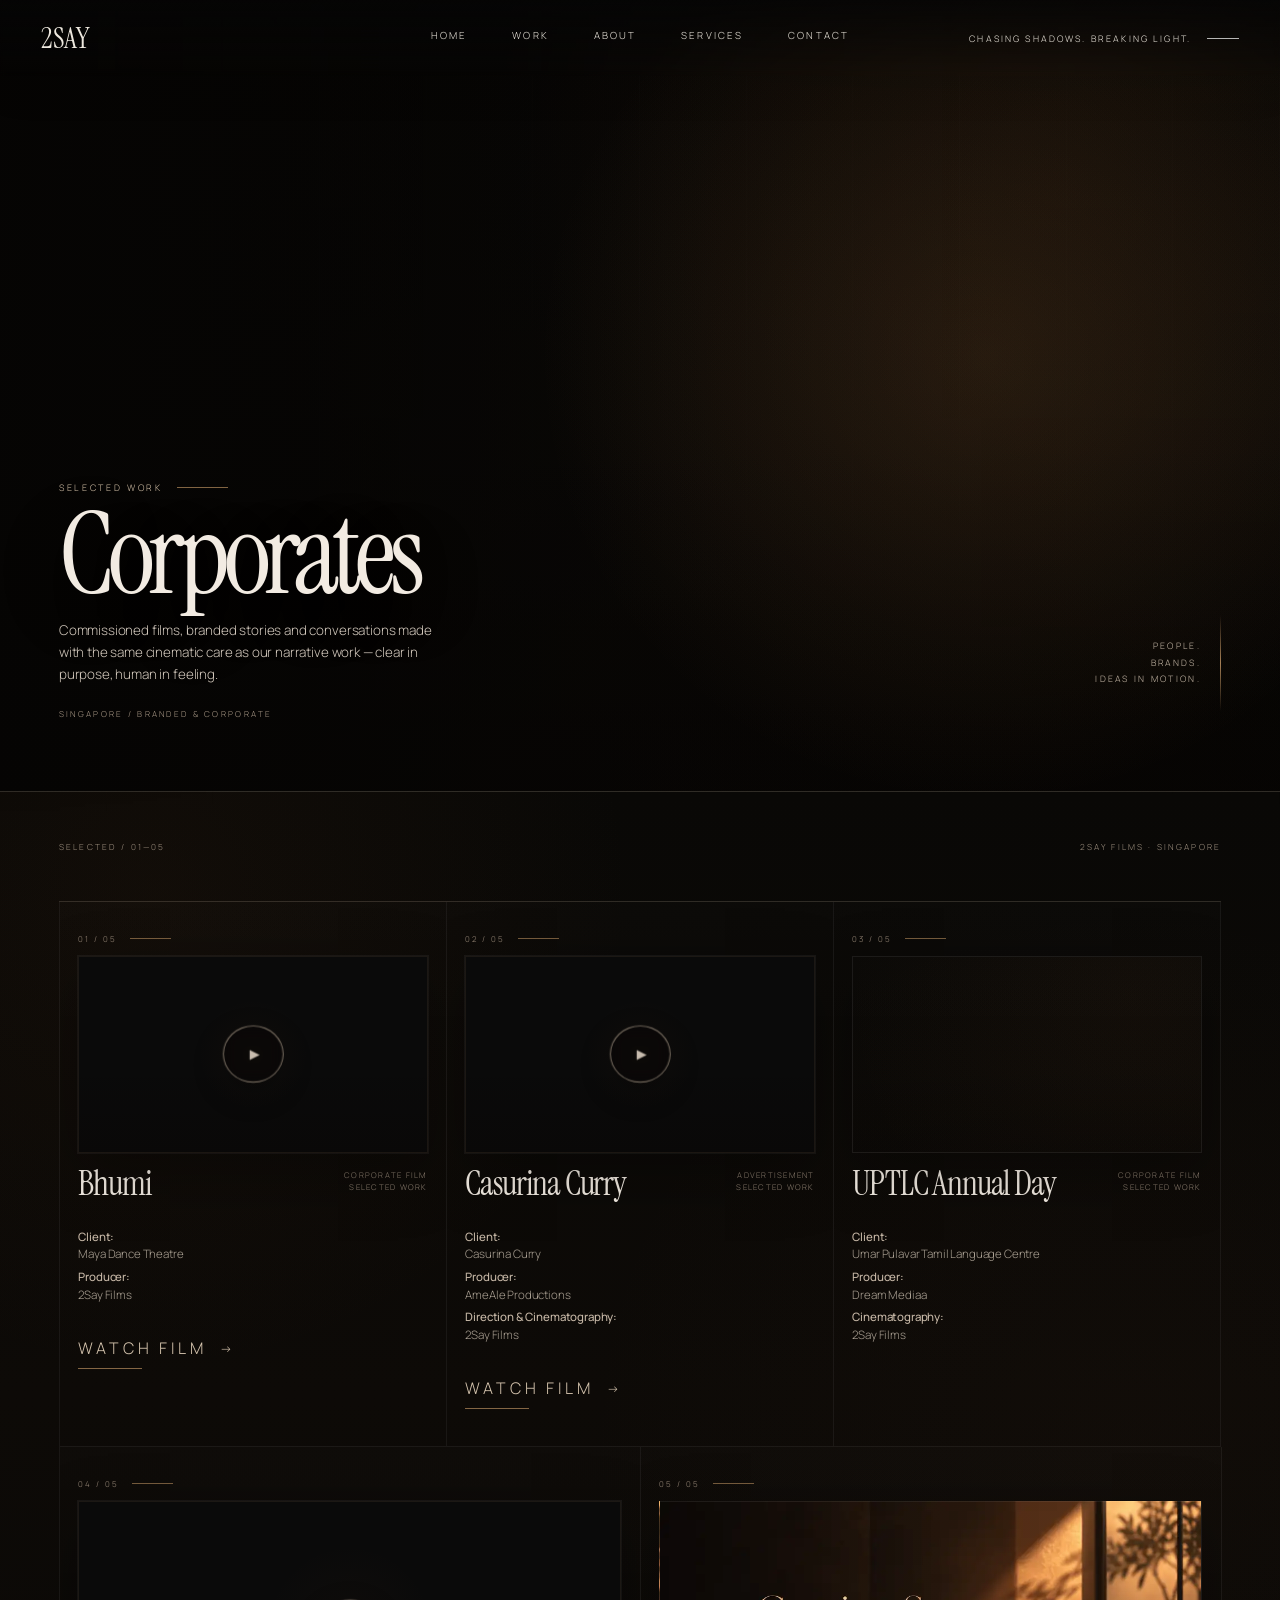
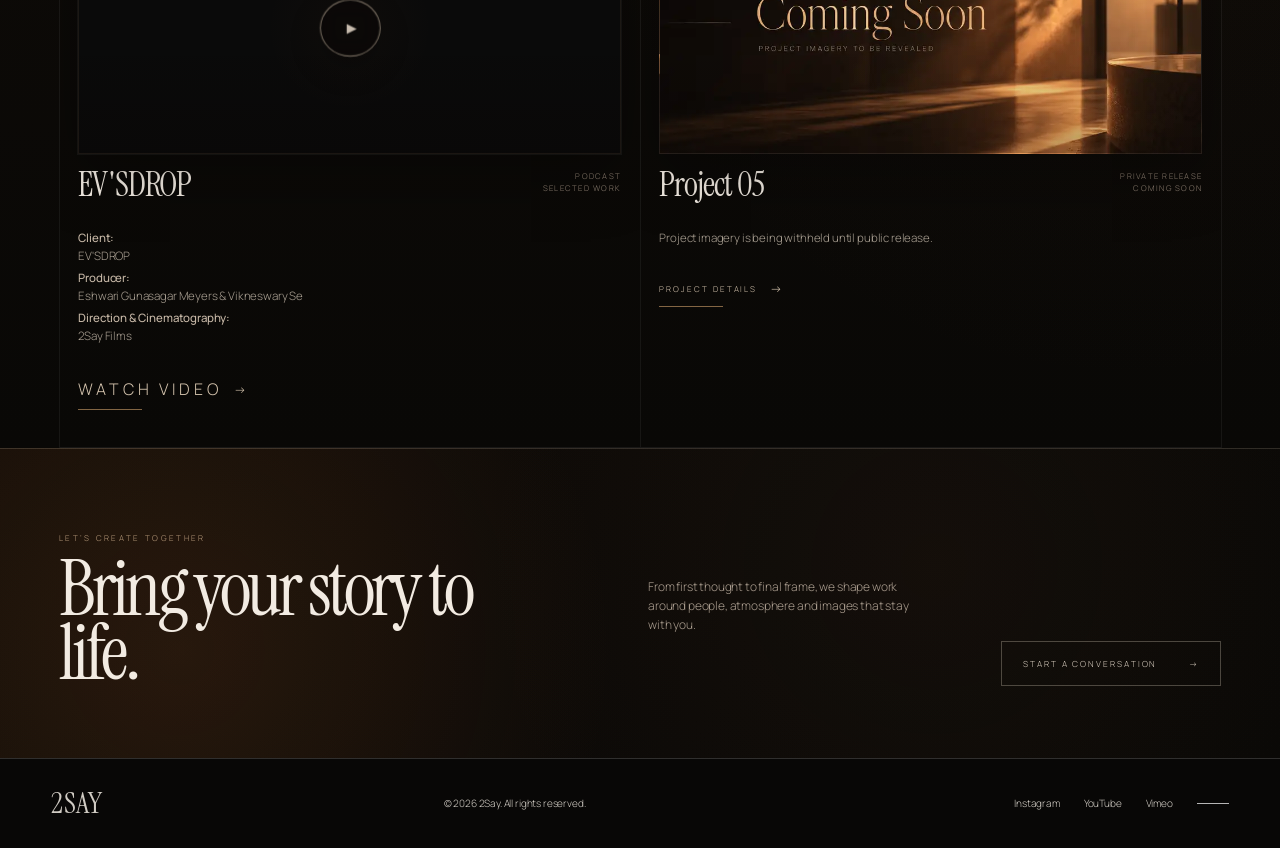
<file: corporates.html>
<!DOCTYPE html>
<html lang="en">
<head>
  <meta charset="UTF-8" />
  <meta name="viewport" content="width=device-width, initial-scale=1.0" />
  <title>Corporates — 2Say Films</title>
  <meta name="description" content="Corporates by 2Say Films, Singapore." />
  <link rel="preconnect" href="https://fonts.googleapis.com">
  <link rel="preconnect" href="https://fonts.gstatic.com" crossorigin>
  <link rel="preconnect" href="https://media.2sayfilms.com" crossorigin>
  <link href="https://fonts.googleapis.com/css2?family=Instrument+Serif:ital@0;1&family=Manrope:wght@300;400;500;600&display=swap" rel="stylesheet">
  <link rel="stylesheet" href="styles.css?v=20261006-polish-pass1" />
  <link rel="stylesheet" href="portfolio.css?v=20261006-image-lean1" />
  <link rel="stylesheet" href="work-pages.css?v=20261020-evsdrop-podcast-png" />
  <link rel="stylesheet" href="print.css?v=20261006-print1" media="print" />
</head>
<body class="portfolio-page work-detail-page corporate-page">
  <header class="site-header">
    <a class="brand" href="index.html#top" aria-label="2Say home">2SAY</a>
    <nav class="main-nav" aria-label="Primary">
      <a href="index.html#top">Home</a>
      <a href="index.html#work">Work</a>
      <a href="index.html#about">About</a>
      <a href="index.html#services">Services</a>
      <a href="index.html#contact" class="contact-modal-trigger">Contact</a>
    </nav>
    <div class="header-tagline">Chasing Shadows. Breaking Light. <span class="line"></span></div>
      <button class="mobile-menu-toggle" type="button" aria-expanded="false" aria-controls="mobile-menu" aria-label="Open menu"><span class="mobile-menu-toggle-label">Menu</span><span class="mobile-menu-toggle-mark" aria-hidden="true">+</span></button>
  </header>
  <div class="mobile-menu" id="mobile-menu" aria-hidden="true">
    <nav class="mobile-menu-nav" aria-label="Mobile primary">
      <a href="index.html#top"><span>01</span><strong>Home</strong></a>
      <a href="index.html#work"><span>02</span><strong>Work</strong></a>
      <a href="our-story.html"><span>03</span><strong>About</strong></a>
      <a href="index.html#services"><span>04</span><strong>Services</strong></a>
      <a href="index.html#contact" class="contact-modal-trigger"><span>05</span><strong>Contact</strong></a>
    </nav>
    <div class="mobile-menu-meta">
      <a href="mailto:hello@2sayfilms.com">hello@2sayfilms.com</a>
      <span>Singapore</span>
    </div>
  </div>

  <main class="portfolio-main">
    <section class="work-hero">
      <div class="work-hero-grid">
        <div class="work-hero-copy">
          <p class="work-eyebrow">Selected Work</p>
          <h1>Corporates</h1>
          <p class="work-intro">Commissioned films, branded stories and conversations made with the same cinematic care as our narrative work — clear in purpose, human in feeling.</p>
          <span class="work-locale">Singapore / Branded & Corporate</span>
        </div>
        <div class="work-hero-mantra" aria-hidden="true">
          <p>People.<br>Brands.<br>Ideas in motion.</p>
          <span></span>
        </div>
      </div>
    </section>

    <section class="work-collection" aria-label="Corporates projects">
      <div class="collection-head">
        <span>Selected / 01—05</span>
        <span>2Say Films · Singapore</span>
      </div>
      <div class="collection-grid">

          <article class="work-card">
            <div class="work-card-top">01 / 05</div>
            <button
              class="work-card-image corporate-bhumi-thumbnail playable-thumbnail video-modal-trigger"
              type="button"
              data-video-src="https://www.youtube.com/embed/6JvcTixFK6Q?autoplay=1&rel=0&playsinline=1"
              aria-label="Play Bhumi">
            </button>
            <div class="work-card-body">
              <h2>Bhumi</h2>
              <div class="work-card-meta">Corporate Film<br>Selected Work</div>
              <p class="project-credits">
                <span><strong>Client:</strong><br><span class="keep-together">Maya Dance Theatre</span></span>
                <span><strong>Producer:</strong><br><span class="keep-together">2Say Films</span></span>
              </p>
              <div>
                <button
                  class="work-card-link work-card-link-button video-modal-trigger"
                  type="button"
                  data-video-src="https://www.youtube.com/embed/6JvcTixFK6Q?autoplay=1&rel=0&playsinline=1">
                  Watch Film
                </button>
                <span class="work-card-link-line"></span>
              </div>
            </div>
          </article>

          <article class="work-card">
            <div class="work-card-top">02 / 05</div>
            <button
              class="work-card-image corporate-casurina-thumbnail playable-thumbnail video-modal-trigger"
              type="button"
              data-video-src="https://www.youtube.com/embed/y0pqJ6KCXLI?autoplay=1&rel=0&playsinline=1"
              aria-label="Play Casurina Curry">
            </button>
            <div class="work-card-body">
              <h2>Casurina Curry</h2>
              <div class="work-card-meta">Advertisement<br>Selected Work</div>
              <p class="project-credits">
                <span><strong>Client:</strong><br><span class="keep-together">Casurina Curry</span></span>
                <span><strong>Producer:</strong><br><span class="keep-together">AmeAle Productions</span></span>
                <span><strong>Direction &amp; Cinematography:</strong><br><span class="keep-together">2Say Films</span></span>
              </p>
              <div>
                <button
                  class="work-card-link work-card-link-button video-modal-trigger"
                  type="button"
                  data-video-src="https://www.youtube.com/embed/y0pqJ6KCXLI?autoplay=1&rel=0&playsinline=1">
                  Watch Film
                </button>
                <span class="work-card-link-line"></span>
              </div>
            </div>
          </article>

          <article class="work-card">
            <div class="work-card-top">03 / 05</div>
            <div class="work-card-image corp-03-img" aria-hidden="true"></div>
            <div class="work-card-body">
              <h2>UPTLC Annual Day</h2>
              <div class="work-card-meta">Corporate Film<br>Selected Work</div>
              <p class="project-credits">
                <span><strong>Client:</strong><br><span class="keep-together">Umar Pulavar Tamil Language Centre</span></span>
                <span><strong>Producer:</strong><br><span class="keep-together">Dream Mediaa</span></span>
                <span><strong>Cinematography:</strong><br><span class="keep-together">2Say Films</span></span>
              </p>
            </div>
          </article>

          <article class="work-card">
            <div class="work-card-top">04 / 05</div>
            <button
              class="work-card-image corporate-evsdrop-thumbnail playable-thumbnail video-modal-trigger"
              type="button"
              data-video-src="https://www.youtube.com/embed/eMZY4twXfEg?autoplay=1&rel=0&playsinline=1"
              aria-label="Play EV'SDROP">
            </button>
            <div class="work-card-body">
              <h2>EV'SDROP</h2>
              <div class="work-card-meta">Podcast<br>Selected Work</div>
              <p class="project-credits">
                <span><strong>Client:</strong><br><span class="keep-together">EV'SDROP</span></span>
                <span><strong>Producer:</strong><br><span class="keep-together">Eshwari Gunasagar Meyers &amp; Vikneswary Se</span></span>
                <span><strong>Direction &amp; Cinematography:</strong><br><span class="keep-together">2Say Films</span></span>
              </p>
              <div>
                <button
                  class="work-card-link work-card-link-button video-modal-trigger"
                  type="button"
                  data-video-src="https://www.youtube.com/embed/eMZY4twXfEg?autoplay=1&rel=0&playsinline=1">
                  Watch Video
                </button>
                <span class="work-card-link-line"></span>
              </div>
            </div>
          </article>

          <article class="work-card">
            <div class="work-card-top">05 / 05</div>
            <div class="work-card-image corp-05-img" aria-hidden="true"></div>
            <div class="work-card-body">
              <h2>Project 05</h2>
              <div class="work-card-meta">Private Release<br>Coming Soon</div>
              <p>Project imagery is being withheld until public release.</p>
              <div>
                <span class="work-card-link">Project details</span>
                <span class="work-card-link-line"></span>
              </div>
            </div>
          </article>
      </div>
    </section>

    <section class="work-cta">
      <div class="work-cta-main">
        <small>Let’s create together</small>
        <h2>Bring your story to life.</h2>
      </div>
      <p class="work-cta-copy">From first thought to final frame, we shape work around people, atmosphere and images that stay with you.</p>
      <a class="work-cta-action contact-modal-trigger" href="index.html#contact">Start a conversation <span>→</span></a>
    </section>
  </main>

  <div class="project-video-modal" id="project-video-modal" aria-hidden="true" role="dialog" aria-modal="true" aria-label="Video player">
    <button class="project-video-close" id="project-video-close" type="button" aria-label="Close video">×</button>
    <div class="project-video-frame">
      <iframe
        id="project-video-player"
        src=""
        title="2Say Films video"
        allow="autoplay; encrypted-media; picture-in-picture; fullscreen"
        allowfullscreen>
      </iframe>
    </div>
  </div>
  <div class="contact-modal" id="contact-modal" aria-hidden="true" role="dialog" aria-modal="true" aria-labelledby="contact-modal-title">
    <div class="contact-modal-panel">
      <button class="contact-modal-close" id="contact-modal-close" type="button" aria-label="Close contact form">×</button>
      <div class="contact-modal-aside">
        <span class="contact-modal-index">2SAY / CONTACT</span>
</div>
      <div class="contact-modal-main">
        <p class="contact-modal-kicker">Start a conversation</p>
        <h2 id="contact-modal-title">Tell us what<br>you’re making.</h2>
        <form class="contact-modal-form" id="contact-modal-form" action="https://formsubmit.co/hello@2sayfilms.com" method="POST">
          <input class="contact-honey" type="text" name="_honey" tabindex="-1" autocomplete="off" aria-hidden="true" />
          <input type="hidden" name="_subject" value="New 2Say Films website enquiry" />
          <input type="hidden" name="_template" value="table" />
          <label>
            <span>Name</span>
            <input type="text" name="name" autocomplete="name" required />
          </label>
          <label>
            <span>Email</span>
            <input type="email" name="email" autocomplete="email" required />
          </label>
          <label class="contact-modal-message">
            <span>Message</span>
            <textarea name="message" rows="4" required></textarea>
          </label>
          <div class="contact-modal-actions">
            <button class="contact-modal-submit" type="submit">Send enquiry <span>→</span></button>
            <a href="mailto:hello@2sayfilms.com">hello@2sayfilms.com</a>
          </div>
          <p class="contact-form-status" id="contact-form-status" aria-live="polite"></p>
        </form>
      </div>
    </div>
  </div>


  <footer class="site-footer">
    <div class="brand footer-brand">2SAY</div>
    <div>© 2026 2Say. All rights reserved.</div>
    <div class="footer-links">
      <a href="https://www.instagram.com/2sayfilms/" target="_blank" rel="noopener noreferrer">Instagram</a>
      <a href="https://www.youtube.com/@2sayfilms" target="_blank" rel="noopener noreferrer">YouTube</a>
      <a href="https://vimeo.com/2sayfilms" target="_blank" rel="noopener noreferrer">Vimeo</a>
      <span class="line"></span>
    </div>
  </footer>

  <script src="script.js?v=20261006-polish-pass1"></script>
</body>
</html>
</file>
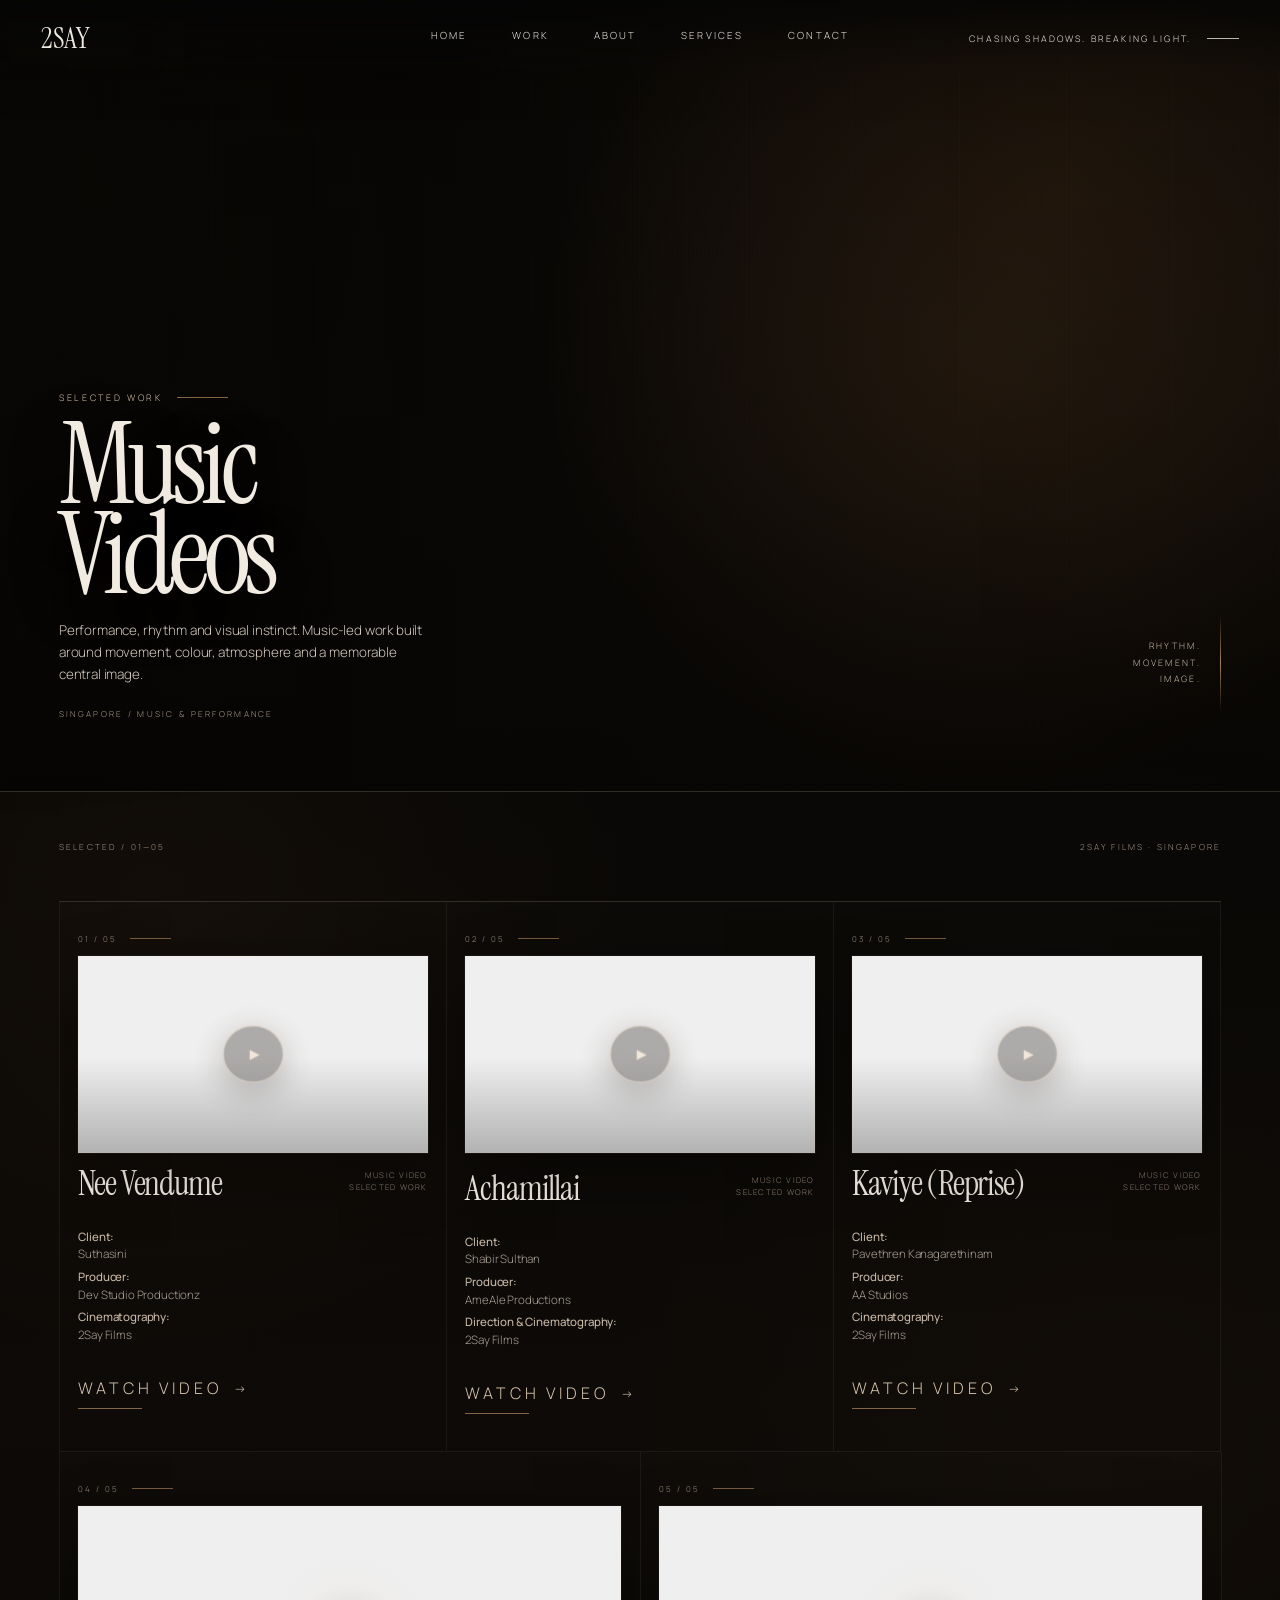
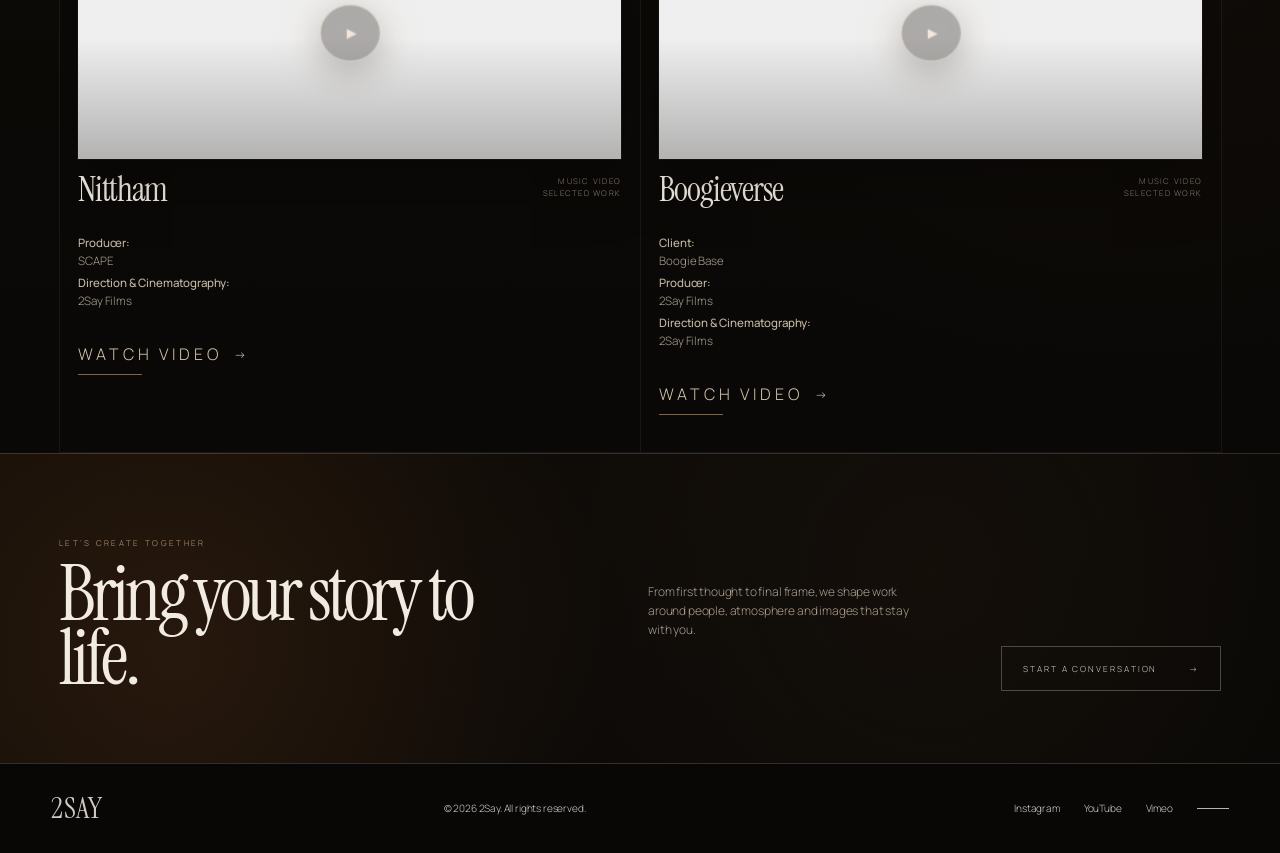
<file: music-videos.html>
<!DOCTYPE html>
<html lang="en">
<head>
  <meta charset="UTF-8" />
  <meta name="viewport" content="width=device-width, initial-scale=1.0" />
  <title>Music Videos — 2Say Films</title>
  <meta name="description" content="Music Videos by 2Say Films, Singapore." />
  <link rel="preconnect" href="https://fonts.googleapis.com">
  <link rel="preconnect" href="https://fonts.gstatic.com" crossorigin>
  <link rel="preconnect" href="https://media.2sayfilms.com" crossorigin>
  <link href="https://fonts.googleapis.com/css2?family=Instrument+Serif:ital@0;1&family=Manrope:wght@300;400;500;600&display=swap" rel="stylesheet">
  <link rel="stylesheet" href="styles.css?v=20261006-polish-pass1" />
  <link rel="stylesheet" href="portfolio.css?v=20261006-image-lean1" />
  <link rel="stylesheet" href="work-pages.css?v=20261006-image-lean1" />
  <link rel="stylesheet" href="print.css?v=20261006-print1" media="print" />
</head>
<body class="portfolio-page work-detail-page music-page">
  <header class="site-header">
    <a class="brand" href="index.html#top" aria-label="2Say home">2SAY</a>
    <nav class="main-nav" aria-label="Primary">
      <a href="index.html#top">Home</a>
      <a href="index.html#work">Work</a>
      <a href="index.html#about">About</a>
      <a href="index.html#services">Services</a>
      <a href="index.html#contact" class="contact-modal-trigger">Contact</a>
    </nav>
    <div class="header-tagline">Chasing Shadows. Breaking Light. <span class="line"></span></div>
      <button class="mobile-menu-toggle" type="button" aria-expanded="false" aria-controls="mobile-menu" aria-label="Open menu"><span class="mobile-menu-toggle-label">Menu</span><span class="mobile-menu-toggle-mark" aria-hidden="true">+</span></button>
  </header>
  <div class="mobile-menu" id="mobile-menu" aria-hidden="true">
    <nav class="mobile-menu-nav" aria-label="Mobile primary">
      <a href="index.html#top"><span>01</span><strong>Home</strong></a>
      <a href="index.html#work"><span>02</span><strong>Work</strong></a>
      <a href="our-story.html"><span>03</span><strong>About</strong></a>
      <a href="index.html#services"><span>04</span><strong>Services</strong></a>
      <a href="index.html#contact" class="contact-modal-trigger"><span>05</span><strong>Contact</strong></a>
    </nav>
    <div class="mobile-menu-meta">
      <a href="mailto:hello@2sayfilms.com">hello@2sayfilms.com</a>
      <span>Singapore</span>
    </div>
  </div>

  <main class="portfolio-main">
    <section class="work-hero">
      <div class="work-hero-grid">
        <div class="work-hero-copy">
          <p class="work-eyebrow">Selected Work</p>
          <h1>Music Videos</h1>
          <p class="work-intro">Performance, rhythm and visual instinct. Music-led work built around movement, colour, atmosphere and a memorable central image.</p>
          <span class="work-locale">Singapore / Music & Performance</span>
        </div>
        <div class="work-hero-mantra" aria-hidden="true">
          <p>Rhythm.<br>Movement.<br>Image.</p>
          <span></span>
        </div>
      </div>
    </section>

    <section class="work-collection" aria-label="Music Videos projects">
      <div class="collection-head">
        <span>Selected / 01—05</span>
        <span>2Say Films · Singapore</span>
      </div>
      <div class="collection-grid">

          <article class="work-card">
            <div class="work-card-top">01 / 05</div>
            <button
              class="work-card-image music-nee-vendume playable-thumbnail video-modal-trigger"
              type="button"
              data-video-src="https://www.youtube.com/embed/nWTO-C2QkF0?autoplay=1&rel=0&playsinline=1"
              aria-label="Play Nee Vendume">
            </button>
            <div class="work-card-body">
              <h2>Nee Vendume</h2>
              <div class="work-card-meta">Music Video<br>Selected Work</div>
              <p class="project-credits">
                <span><strong>Client:</strong><br>Suthasini</span>
                <span><strong>Producer:</strong> <span class="keep-together">Dev Studio Productionz</span></span>
                <span><strong>Cinematography:</strong> <span class="keep-together">2Say Films</span></span>
              </p>
              <div>
                <button
                  class="work-card-link work-card-link-button video-modal-trigger"
                  type="button"
                  data-video-src="https://www.youtube.com/embed/nWTO-C2QkF0?autoplay=1&rel=0&playsinline=1">
                  Watch Video
                </button>
                <span class="work-card-link-line"></span>
              </div>
            </div>
          </article>

          <article class="work-card">
            <div class="work-card-top">02 / 05</div>
            <button
              class="work-card-image music-02-img playable-thumbnail video-modal-trigger"
              type="button"
              data-video-src="https://www.youtube.com/embed/S5ahBMnY7RQ?autoplay=1&rel=0&playsinline=1"
              aria-label="Play Achamillai">
            </button>
            <div class="work-card-body">
              <h2>Achamillai</h2>
              <div class="work-card-meta">Music Video<br>Selected Work</div>
              <p class="project-credits">
                <span><strong>Client:</strong> <span class="keep-together">Shabir Sulthan</span></span>
                <span><strong>Producer:</strong> <span class="keep-together">AmeAle Productions</span></span>
                <span><strong>Direction &amp; Cinematography:</strong> <span class="keep-together">2Say Films</span></span>
              </p>
              <div>
                <button
                  class="work-card-link work-card-link-button video-modal-trigger"
                  type="button"
                  data-video-src="https://www.youtube.com/embed/S5ahBMnY7RQ?autoplay=1&rel=0&playsinline=1">
                  Watch Video
                </button>
                <span class="work-card-link-line"></span>
              </div>
            </div>
          </article>

          <article class="work-card">
            <div class="work-card-top">03 / 05</div>
            <button
              class="work-card-image music-kaviye-thumbnail playable-thumbnail video-modal-trigger"
              type="button"
              data-video-src="https://www.youtube.com/embed/ALBSP-MJv48?autoplay=1&rel=0&playsinline=1"
              aria-label="Play Kaviye (Reprise)">
            </button>
            <div class="work-card-body">
              <h2>Kaviye (Reprise)</h2>
              <div class="work-card-meta">Music Video<br>Selected Work</div>
              <p class="project-credits">
                <span><strong>Client:</strong><br><span class="keep-together">Pavethren Kanagarethinam</span></span>
                <span><strong>Producer:</strong><br><span class="keep-together">AA Studios</span></span>
                <span><strong>Cinematography:</strong><br><span class="keep-together">2Say Films</span></span>
              </p>
              <div>
                <button
                  class="work-card-link work-card-link-button video-modal-trigger"
                  type="button"
                  data-video-src="https://www.youtube.com/embed/ALBSP-MJv48?autoplay=1&rel=0&playsinline=1">
                  Watch Video
                </button>
                <span class="work-card-link-line"></span>
              </div>
            </div>
          </article>

          <article class="work-card">
            <div class="work-card-top">04 / 05</div>
            <button
              class="work-card-image music-nittham-thumbnail playable-thumbnail video-modal-trigger"
              type="button"
              data-video-src="https://www.youtube.com/embed/rm2AJdcVjTo?autoplay=1&rel=0&playsinline=1"
              aria-label="Play Nittham">
            </button>
            <div class="work-card-body">
              <h2>Nittham</h2>
              <div class="work-card-meta">Music Video<br>Selected Work</div>
              <p class="project-credits">
                <span><strong>Producer:</strong><br><span class="keep-together">SCAPE</span></span>
                <span><strong>Direction &amp; Cinematography:</strong><br><span class="keep-together">2Say Films</span></span>
              </p>
              <div>
                <button
                  class="work-card-link work-card-link-button video-modal-trigger"
                  type="button"
                  data-video-src="https://www.youtube.com/embed/rm2AJdcVjTo?autoplay=1&rel=0&playsinline=1">
                  Watch Video
                </button>
                <span class="work-card-link-line"></span>
              </div>
            </div>
          </article>

          <article class="work-card">
            <div class="work-card-top">05 / 05</div>
            <button
              class="work-card-image music-boogieverse-thumbnail playable-thumbnail video-modal-trigger"
              type="button"
              data-video-src="https://www.youtube.com/embed/kuRmMVnD_w4?autoplay=1&rel=0&playsinline=1"
              aria-label="Play Boogieverse">
            </button>
            <div class="work-card-body">
              <h2>Boogieverse</h2>
              <div class="work-card-meta">Music Video<br>Selected Work</div>
              <p class="project-credits">
                <span><strong>Client:</strong><br><span class="keep-together">Boogie Base</span></span>
                <span><strong>Producer:</strong><br><span class="keep-together">2Say Films</span></span>
                <span><strong>Direction &amp; Cinematography:</strong><br><span class="keep-together">2Say Films</span></span>
              </p>
              <div>
                <button
                  class="work-card-link work-card-link-button video-modal-trigger"
                  type="button"
                  data-video-src="https://www.youtube.com/embed/kuRmMVnD_w4?autoplay=1&rel=0&playsinline=1">
                  Watch Video
                </button>
                <span class="work-card-link-line"></span>
              </div>
            </div>
          </article>
      </div>
    </section>

    <section class="work-cta">
      <div class="work-cta-main">
        <small>Let’s create together</small>
        <h2>Bring your story to life.</h2>
      </div>
      <p class="work-cta-copy">From first thought to final frame, we shape work around people, atmosphere and images that stay with you.</p>
      <a class="work-cta-action contact-modal-trigger" href="index.html#contact">Start a conversation <span>→</span></a>
    </section>
  </main>

  <div class="project-video-modal" id="project-video-modal" aria-hidden="true" role="dialog" aria-modal="true" aria-label="Video player">
    <button class="project-video-close" id="project-video-close" type="button" aria-label="Close video">×</button>
    <div class="project-video-frame">
      <iframe
        id="project-video-player"
        src=""
        title="2Say Films video"
        allow="autoplay; encrypted-media; picture-in-picture; fullscreen"
        allowfullscreen>
      </iframe>
    </div>
  </div>
  <div class="contact-modal" id="contact-modal" aria-hidden="true" role="dialog" aria-modal="true" aria-labelledby="contact-modal-title">
    <div class="contact-modal-panel">
      <button class="contact-modal-close" id="contact-modal-close" type="button" aria-label="Close contact form">×</button>
      <div class="contact-modal-aside">
        <span class="contact-modal-index">2SAY / CONTACT</span>
</div>
      <div class="contact-modal-main">
        <p class="contact-modal-kicker">Start a conversation</p>
        <h2 id="contact-modal-title">Tell us what<br>you’re making.</h2>
        <form class="contact-modal-form" id="contact-modal-form" action="https://formsubmit.co/hello@2sayfilms.com" method="POST">
          <input class="contact-honey" type="text" name="_honey" tabindex="-1" autocomplete="off" aria-hidden="true" />
          <input type="hidden" name="_subject" value="New 2Say Films website enquiry" />
          <input type="hidden" name="_template" value="table" />
          <label>
            <span>Name</span>
            <input type="text" name="name" autocomplete="name" required />
          </label>
          <label>
            <span>Email</span>
            <input type="email" name="email" autocomplete="email" required />
          </label>
          <label class="contact-modal-message">
            <span>Message</span>
            <textarea name="message" rows="4" required></textarea>
          </label>
          <div class="contact-modal-actions">
            <button class="contact-modal-submit" type="submit">Send enquiry <span>→</span></button>
            <a href="mailto:hello@2sayfilms.com">hello@2sayfilms.com</a>
          </div>
          <p class="contact-form-status" id="contact-form-status" aria-live="polite"></p>
        </form>
      </div>
    </div>
  </div>


  <footer class="site-footer">
    <div class="brand footer-brand">2SAY</div>
    <div>© 2026 2Say. All rights reserved.</div>
    <div class="footer-links">
      <a href="https://www.instagram.com/2sayfilms/" target="_blank" rel="noopener noreferrer">Instagram</a>
      <a href="https://www.youtube.com/@2sayfilms" target="_blank" rel="noopener noreferrer">YouTube</a>
      <a href="https://vimeo.com/2sayfilms" target="_blank" rel="noopener noreferrer">Vimeo</a>
      <span class="line"></span>
    </div>
  </footer>

  <script src="script.js?v=20261006-polish-pass1"></script>
</body>
</html>
</file>
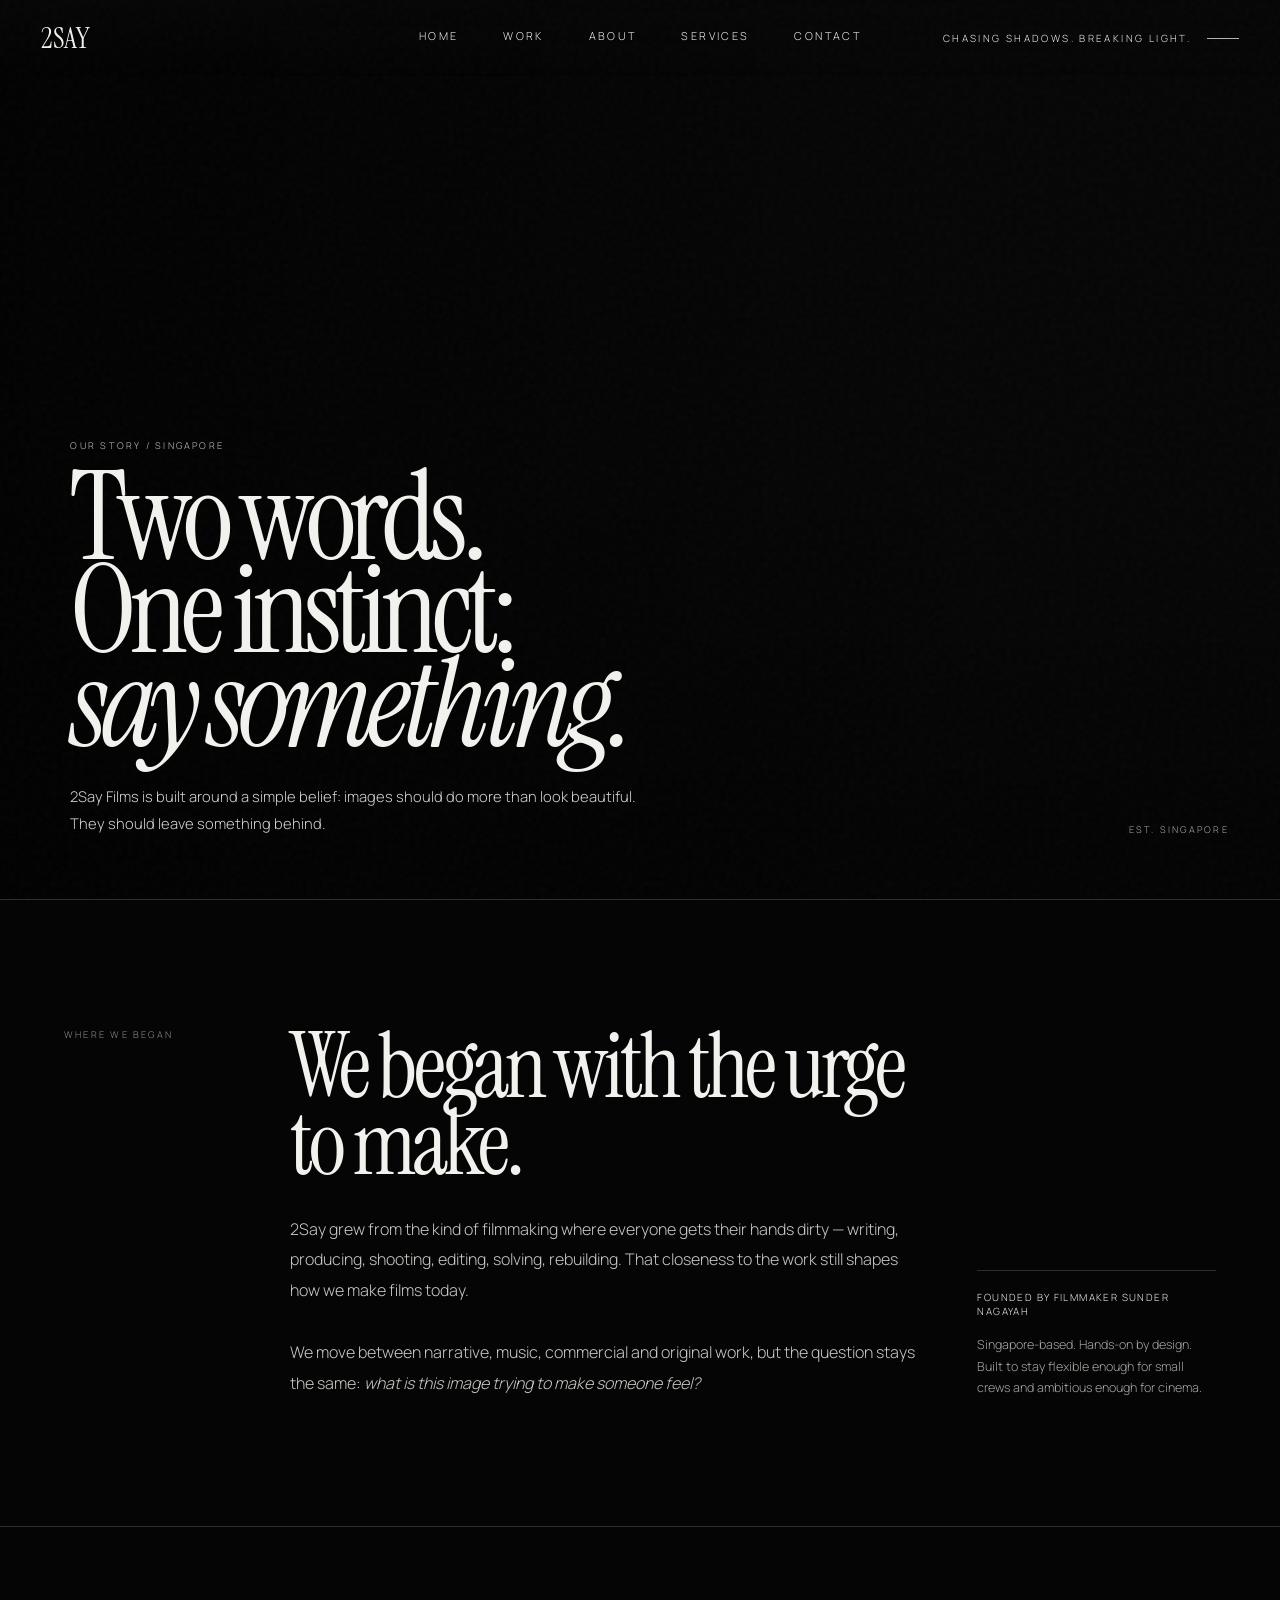
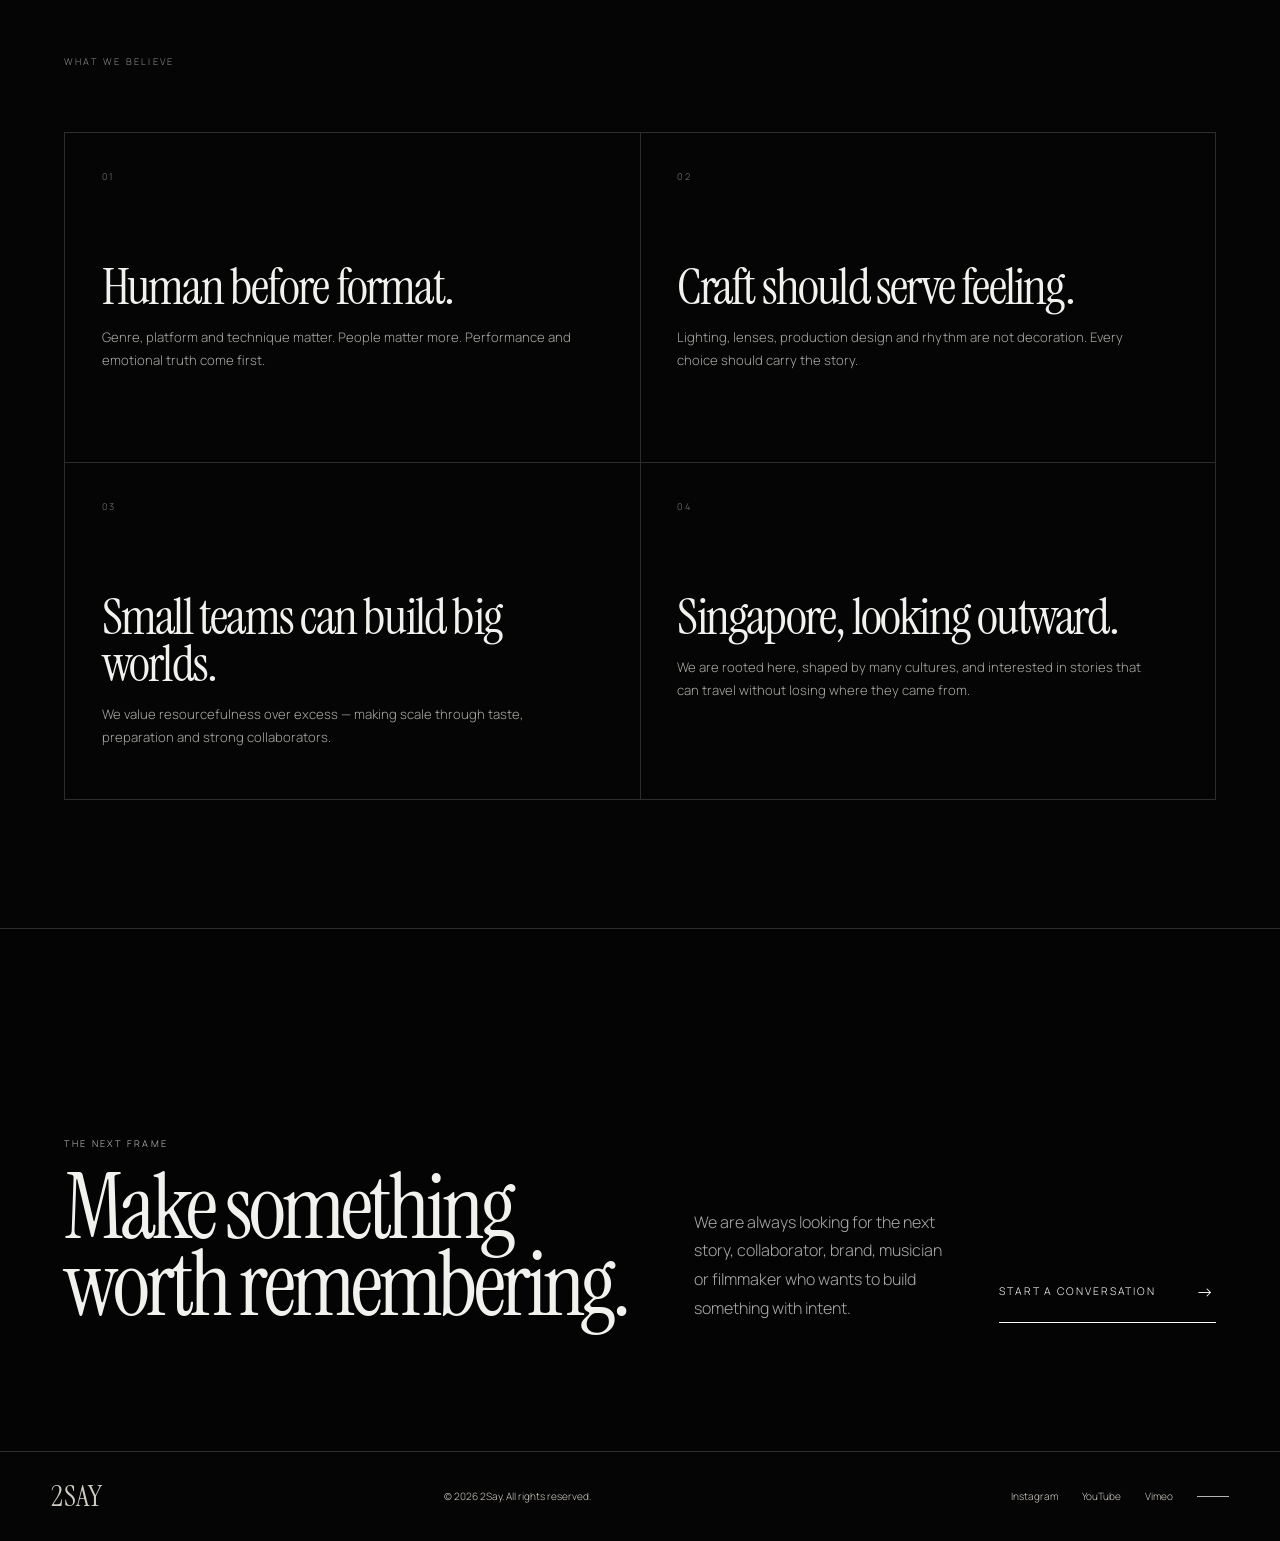
<file: our-story.html>
<!DOCTYPE html>
<html lang="en">
<head>
  <meta charset="UTF-8" />
  <meta name="viewport" content="width=device-width, initial-scale=1.0" />
  <title>Our Story — 2Say Films</title>
  <meta name="description" content="The story and philosophy behind 2Say Films, a Singapore-based film production company." />
  <link rel="preconnect" href="https://fonts.googleapis.com">
  <link rel="preconnect" href="https://fonts.gstatic.com" crossorigin>
  <link rel="preconnect" href="https://media.2sayfilms.com" crossorigin>
  <link href="https://fonts.googleapis.com/css2?family=Instrument+Serif:ital@0;1&family=Manrope:wght@300;400;500;600&display=swap" rel="stylesheet">
  <link rel="stylesheet" href="styles.css?v=20261006-polish-pass1" />
  <link rel="stylesheet" href="story.css?v=20261006-coastal-overlay20" />
  <link rel="stylesheet" href="print.css?v=20261006-print1" media="print" />
</head>
<body class="story-page">
  <header class="site-header story-header">
    <a class="brand" href="index.html#top" aria-label="2Say home">2SAY</a>
    <nav class="main-nav" aria-label="Primary">
      <a href="index.html#top">Home</a>
      <a href="index.html#work">Work</a>
      <a href="our-story.html" aria-current="page">About</a>
      <a href="index.html#services">Services</a>
      <a href="index.html#contact" class="contact-modal-trigger">Contact</a>
    </nav>
    <div class="header-tagline">Chasing Shadows. Breaking Light. <span class="line"></span></div>
      <button class="mobile-menu-toggle" type="button" aria-expanded="false" aria-controls="mobile-menu" aria-label="Open menu"><span class="mobile-menu-toggle-label">Menu</span><span class="mobile-menu-toggle-mark" aria-hidden="true">+</span></button>
  </header>
  <div class="mobile-menu" id="mobile-menu" aria-hidden="true">
    <nav class="mobile-menu-nav" aria-label="Mobile primary">
      <a href="index.html#top"><span>01</span><strong>Home</strong></a>
      <a href="index.html#work"><span>02</span><strong>Work</strong></a>
      <a href="our-story.html"><span>03</span><strong>About</strong></a>
      <a href="index.html#services"><span>04</span><strong>Services</strong></a>
      <a href="index.html#contact" class="contact-modal-trigger"><span>05</span><strong>Contact</strong></a>
    </nav>
    <div class="mobile-menu-meta">
      <a href="mailto:hello@2sayfilms.com">hello@2sayfilms.com</a>
      <span>Singapore</span>
    </div>
  </div>

  <main>
    <section class="story-hero">
      <div class="story-hero-image" aria-hidden="true"></div>
      <div class="story-hero-shade" aria-hidden="true"></div>
      <div class="story-hero-copy">
        <p class="story-kicker">Our Story / Singapore</p>
        <h1>Two words.<br>One instinct:<br><em>say something.</em></h1>
        <p class="story-lede">2Say Films is built around a simple belief: images should do more than look beautiful. They should leave something behind.</p>
      </div>
      <div class="story-hero-index" aria-hidden="true">
        <span>Est. Singapore</span>
      </div>
    </section>

    <section class="story-origin">
      <div class="story-section-label">
        <span>Where we began</span>
      </div>
      <div class="story-origin-copy">
        <h2>We began with the urge to make.</h2>
        <p>2Say grew from the kind of filmmaking where everyone gets their hands dirty — writing, producing, shooting, editing, solving, rebuilding. That closeness to the work still shapes how we make films today.</p>
        <p>We move between narrative, music, commercial and original work, but the question stays the same: <em>what is this image trying to make someone feel?</em></p>
      </div>
      <aside class="story-note">
        <span>Founded by filmmaker Sunder Nagayah</span>
        <p>Singapore-based. Hands-on by design. Built to stay flexible enough for small crews and ambitious enough for cinema.</p>
      </aside>
    </section>

<section class="story-beliefs">
      <div class="story-section-label">
        <span>What we believe</span>
      </div>

      <div class="story-belief-grid">
        <article>
          <span>01</span>
          <h3>Human before format.</h3>
          <p>Genre, platform and technique matter. People matter more. Performance and emotional truth come first.</p>
        </article>
        <article>
          <span>02</span>
          <h3>Craft should serve feeling.</h3>
          <p>Lighting, lenses, production design and rhythm are not decoration. Every choice should carry the story.</p>
        </article>
        <article>
          <span>03</span>
          <h3>Small teams can build big worlds.</h3>
          <p>We value resourcefulness over excess — making scale through taste, preparation and strong collaborators.</p>
        </article>
        <article>
          <span>04</span>
          <h3>Singapore, looking outward.</h3>
          <p>We are rooted here, shaped by many cultures, and interested in stories that can travel without losing where they came from.</p>
        </article>
      </div>
    </section>

<section class="story-close">
      <div>
        <p class="story-kicker">The next frame</p>
        <h2>Make something<br>worth remembering.</h2>
      </div>
      <p>We are always looking for the next story, collaborator, brand, musician or filmmaker who wants to build something with intent.</p>
      <a class="story-cta contact-modal-trigger" href="index.html#contact">Start a conversation <span>→</span></a>
    </section>
  </main>
  <div class="contact-modal" id="contact-modal" aria-hidden="true" role="dialog" aria-modal="true" aria-labelledby="contact-modal-title">
    <div class="contact-modal-panel">
      <button class="contact-modal-close" id="contact-modal-close" type="button" aria-label="Close contact form">×</button>
      <div class="contact-modal-aside">
        <span class="contact-modal-index">2SAY / CONTACT</span>
</div>
      <div class="contact-modal-main">
        <p class="contact-modal-kicker">Start a conversation</p>
        <h2 id="contact-modal-title">Tell us what<br>you’re making.</h2>
        <form class="contact-modal-form" id="contact-modal-form" action="https://formsubmit.co/hello@2sayfilms.com" method="POST">
          <input class="contact-honey" type="text" name="_honey" tabindex="-1" autocomplete="off" aria-hidden="true" />
          <input type="hidden" name="_subject" value="New 2Say Films website enquiry" />
          <input type="hidden" name="_template" value="table" />
          <label>
            <span>Name</span>
            <input type="text" name="name" autocomplete="name" required />
          </label>
          <label>
            <span>Email</span>
            <input type="email" name="email" autocomplete="email" required />
          </label>
          <label class="contact-modal-message">
            <span>Message</span>
            <textarea name="message" rows="4" required></textarea>
          </label>
          <div class="contact-modal-actions">
            <button class="contact-modal-submit" type="submit">Send enquiry <span>→</span></button>
            <a href="mailto:hello@2sayfilms.com">hello@2sayfilms.com</a>
          </div>
          <p class="contact-form-status" id="contact-form-status" aria-live="polite"></p>
        </form>
      </div>
    </div>
  </div>


  <footer class="site-footer story-footer">
    <div class="brand footer-brand">2SAY</div>
    <div>© 2026 2Say. All rights reserved.</div>
    <div class="footer-links">
      <a href="https://www.instagram.com/2sayfilms/" target="_blank" rel="noopener noreferrer">Instagram</a>
      <a href="https://www.youtube.com/@2sayfilms" target="_blank" rel="noopener noreferrer">YouTube</a>
      <a href="https://vimeo.com/2sayfilms" target="_blank" rel="noopener noreferrer">Vimeo</a>
      <span class="line"></span>
    </div>
  </footer>
  <script src="script.js?v=20261006-polish-pass1"></script>
</body>
</html>
</file>
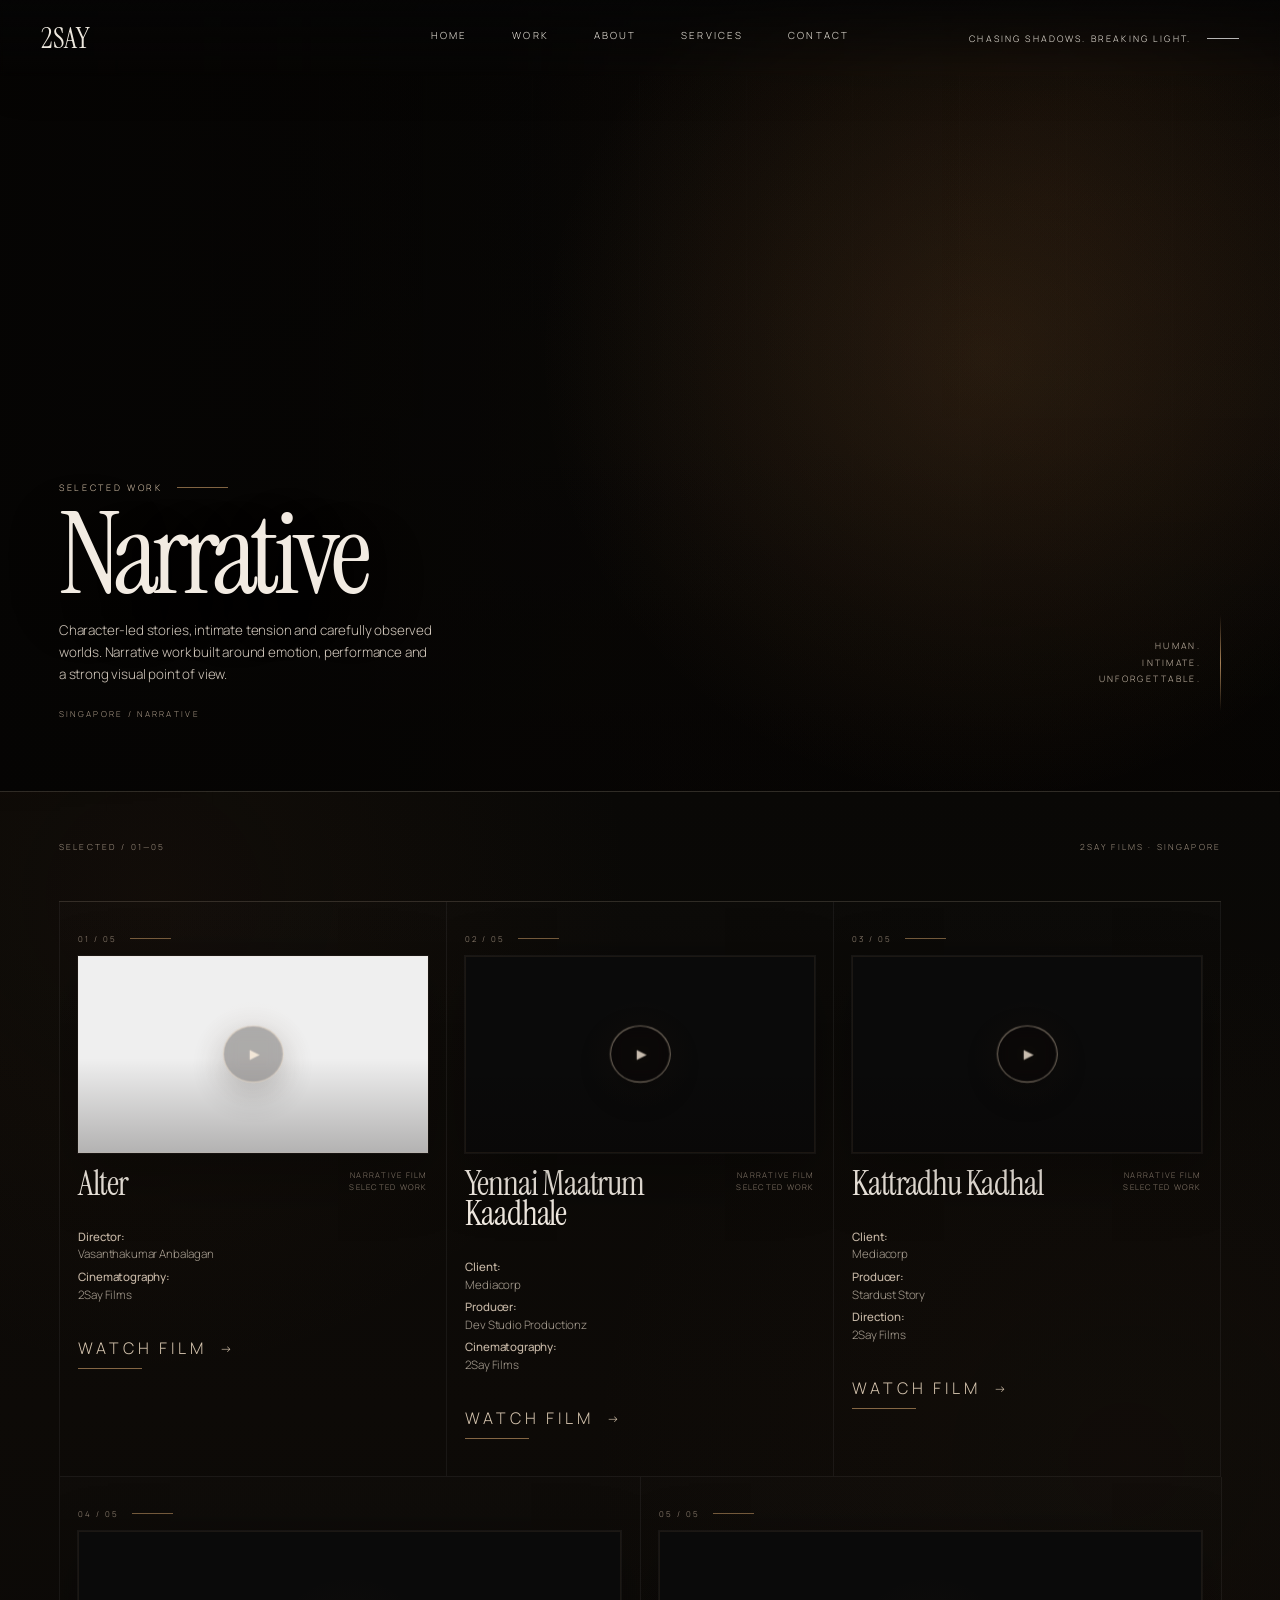
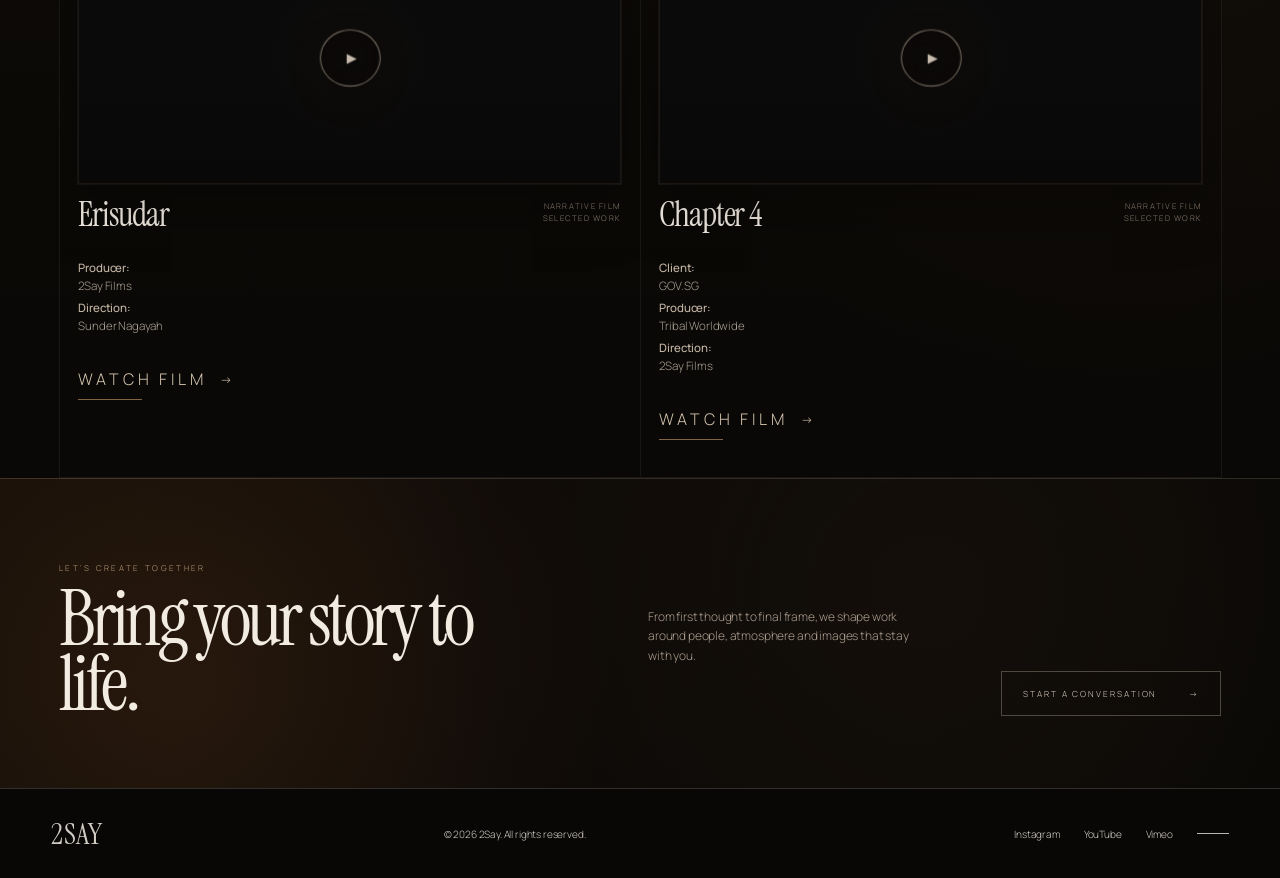
<file: short-films.html>
<!DOCTYPE html>
<html lang="en">
<head>
  <meta charset="UTF-8" />
  <meta name="viewport" content="width=device-width, initial-scale=1.0" />
  <title>Narrative — 2Say Films</title>
  <meta name="description" content="Narrative work by 2Say Films, Singapore." />
  <link rel="preconnect" href="https://fonts.googleapis.com">
  <link rel="preconnect" href="https://fonts.gstatic.com" crossorigin>
  <link rel="preconnect" href="https://media.2sayfilms.com" crossorigin>
  <link href="https://fonts.googleapis.com/css2?family=Instrument+Serif:ital@0;1&family=Manrope:wght@300;400;500;600&display=swap" rel="stylesheet">
  <link rel="stylesheet" href="styles.css?v=20261006-polish-pass1" />
  <link rel="stylesheet" href="portfolio.css?v=20261006-image-lean1" />
  <link rel="stylesheet" href="work-pages.css?v=20261006-image-lean1" />
  <link rel="stylesheet" href="print.css?v=20261006-print1" media="print" />
</head>
<body class="portfolio-page work-detail-page short-page">
  <header class="site-header">
    <a class="brand" href="index.html#top" aria-label="2Say home">2SAY</a>
    <nav class="main-nav" aria-label="Primary">
      <a href="index.html#top">Home</a>
      <a href="index.html#work">Work</a>
      <a href="index.html#about">About</a>
      <a href="index.html#services">Services</a>
      <a href="index.html#contact" class="contact-modal-trigger">Contact</a>
    </nav>
    <div class="header-tagline">Chasing Shadows. Breaking Light. <span class="line"></span></div>
      <button class="mobile-menu-toggle" type="button" aria-expanded="false" aria-controls="mobile-menu" aria-label="Open menu"><span class="mobile-menu-toggle-label">Menu</span><span class="mobile-menu-toggle-mark" aria-hidden="true">+</span></button>
  </header>
  <div class="mobile-menu" id="mobile-menu" aria-hidden="true">
    <nav class="mobile-menu-nav" aria-label="Mobile primary">
      <a href="index.html#top"><span>01</span><strong>Home</strong></a>
      <a href="index.html#work"><span>02</span><strong>Work</strong></a>
      <a href="our-story.html"><span>03</span><strong>About</strong></a>
      <a href="index.html#services"><span>04</span><strong>Services</strong></a>
      <a href="index.html#contact" class="contact-modal-trigger"><span>05</span><strong>Contact</strong></a>
    </nav>
    <div class="mobile-menu-meta">
      <a href="mailto:hello@2sayfilms.com">hello@2sayfilms.com</a>
      <span>Singapore</span>
    </div>
  </div>

  <main class="portfolio-main">
    <section class="work-hero">
      <div class="work-hero-grid">
        <div class="work-hero-copy">
          <p class="work-eyebrow">Selected Work</p>
          <h1>Narrative</h1>
          <p class="work-intro">Character-led stories, intimate tension and carefully observed worlds. Narrative work built around emotion, performance and a strong visual point of view.</p>
          <span class="work-locale">Singapore / Narrative</span>
        </div>
        <div class="work-hero-mantra" aria-hidden="true">
          <p>Human.<br>Intimate.<br>Unforgettable.</p>
          <span></span>
        </div>
      </div>
    </section>

    <section class="work-collection" aria-label="Narrative projects">
      <div class="collection-head">
        <span>Selected / 01—05</span>
        <span>2Say Films · Singapore</span>
      </div>
      <div class="collection-grid">

          <article class="work-card">
            <div class="work-card-top">01 / 05</div>
            <button
              class="work-card-image narrative-alter-thumbnail playable-thumbnail video-modal-trigger"
              type="button"
              data-video-src="https://www.youtube.com/embed/Rd4iNops7qM?autoplay=1&rel=0&playsinline=1"
              aria-label="Play Alter">
            </button>
            <div class="work-card-body">
              <h2>Alter</h2>
              <div class="work-card-meta">Narrative Film<br>Selected Work</div>
              <p class="project-credits">
                <span><strong>Director:</strong><br><span class="keep-together">Vasanthakumar Anbalagan</span></span>
                <span><strong>Cinematography:</strong><br><span class="keep-together">2Say Films</span></span>
              </p>
              <div>
                <button
                  class="work-card-link work-card-link-button video-modal-trigger"
                  type="button"
                  data-video-src="https://www.youtube.com/embed/Rd4iNops7qM?autoplay=1&rel=0&playsinline=1">
                  Watch Film
                </button>
                <span class="work-card-link-line"></span>
              </div>
            </div>
          </article>

          <article class="work-card">
            <div class="work-card-top">02 / 05</div>
            <button
              class="work-card-image narrative-ymk-thumbnail playable-thumbnail video-modal-trigger"
              type="button"
              data-video-src="https://www.youtube.com/embed/BjEk15T0fWk?autoplay=1&rel=0&playsinline=1"
              aria-label="Play Yennai Maatrum Kaadhale">
            </button>
            <div class="work-card-body">
              <h2>Yennai Maatrum Kaadhale</h2>
              <div class="work-card-meta">Narrative Film<br>Selected Work</div>
              <p class="project-credits">
                <span><strong>Client:</strong><br><span class="keep-together">Mediacorp</span></span>
                <span><strong>Producer:</strong><br><span class="keep-together">Dev Studio Productionz</span></span>
                <span><strong>Cinematography:</strong><br><span class="keep-together">2Say Films</span></span>
              </p>
              <div>
                <button
                  class="work-card-link work-card-link-button video-modal-trigger"
                  type="button"
                  data-video-src="https://www.youtube.com/embed/BjEk15T0fWk?autoplay=1&rel=0&playsinline=1">
                  Watch Film
                </button>
                <span class="work-card-link-line"></span>
              </div>
            </div>
          </article>

          <article class="work-card">
            <div class="work-card-top">03 / 05</div>
            <button
              class="work-card-image narrative-kk-thumbnail playable-thumbnail video-modal-trigger"
              type="button"
              data-video-src="https://www.youtube.com/embed/GNWfSCEsPlw?autoplay=1&rel=0&playsinline=1"
              aria-label="Play Kattradhu Kadhal">
            </button>
            <div class="work-card-body">
              <h2>Kattradhu Kadhal</h2>
              <div class="work-card-meta">Narrative Film<br>Selected Work</div>
              <p class="project-credits">
                <span><strong>Client:</strong><br><span class="keep-together">Mediacorp</span></span>
                <span><strong>Producer:</strong><br><span class="keep-together">Stardust Story</span></span>
                <span><strong>Direction:</strong><br><span class="keep-together">2Say Films</span></span>
              </p>
              <div>
                <button
                  class="work-card-link work-card-link-button video-modal-trigger"
                  type="button"
                  data-video-src="https://www.youtube.com/embed/GNWfSCEsPlw?autoplay=1&rel=0&playsinline=1">
                  Watch Film
                </button>
                <span class="work-card-link-line"></span>
              </div>
            </div>
          </article>

          <article class="work-card">
            <div class="work-card-top">04 / 05</div>
            <button
              class="work-card-image narrative-erisudar-thumbnail playable-thumbnail video-modal-trigger"
              type="button"
              data-video-src="https://www.youtube.com/embed/lIk_FX2l0Vk?autoplay=1&rel=0&playsinline=1"
              aria-label="Play Erisudar">
            </button>
            <div class="work-card-body">
              <h2>Erisudar</h2>
              <div class="work-card-meta">Narrative Film<br>Selected Work</div>
              <p class="project-credits">
                <span><strong>Producer:</strong><br><span class="keep-together">2Say Films</span></span>
                <span><strong>Direction:</strong><br><span class="keep-together">Sunder Nagayah</span></span>
              </p>
              <div>
                <button
                  class="work-card-link work-card-link-button video-modal-trigger"
                  type="button"
                  data-video-src="https://www.youtube.com/embed/lIk_FX2l0Vk?autoplay=1&rel=0&playsinline=1">
                  Watch Film
                </button>
                <span class="work-card-link-line"></span>
              </div>
            </div>
          </article>

          <article class="work-card">
            <div class="work-card-top">05 / 05</div>
            <button
              class="work-card-image narrative-chapter-four-thumbnail playable-thumbnail video-modal-trigger"
              type="button"
              data-video-src="https://www.youtube.com/embed/CGMvhmIzg9A?autoplay=1&rel=0&playsinline=1"
              aria-label="Play Chapter 4">
            </button>
            <div class="work-card-body">
              <h2>Chapter 4</h2>
              <div class="work-card-meta">Narrative Film<br>Selected Work</div>
              <p class="project-credits">
                <span><strong>Client:</strong><br><span class="keep-together">GOV.SG</span></span>
                <span><strong>Producer:</strong><br><span class="keep-together">Tribal Worldwide</span></span>
                <span><strong>Direction:</strong><br><span class="keep-together">2Say Films</span></span>
              </p>
              <div>
                <button
                  class="work-card-link work-card-link-button video-modal-trigger"
                  type="button"
                  data-video-src="https://www.youtube.com/embed/CGMvhmIzg9A?autoplay=1&rel=0&playsinline=1">
                  Watch Film
                </button>
                <span class="work-card-link-line"></span>
              </div>
            </div>
          </article>
      </div>
    </section>

    <section class="work-cta">
      <div class="work-cta-main">
        <small>Let’s create together</small>
        <h2>Bring your story to life.</h2>
      </div>
      <p class="work-cta-copy">From first thought to final frame, we shape work around people, atmosphere and images that stay with you.</p>
      <a class="work-cta-action contact-modal-trigger" href="index.html#contact">Start a conversation <span>→</span></a>
    </section>
  </main>

  <div class="project-video-modal" id="project-video-modal" aria-hidden="true" role="dialog" aria-modal="true" aria-label="Video player">
    <button class="project-video-close" id="project-video-close" type="button" aria-label="Close video">×</button>
    <div class="project-video-frame">
      <iframe
        id="project-video-player"
        src=""
        title="2Say Films video"
        allow="autoplay; encrypted-media; picture-in-picture; fullscreen"
        allowfullscreen>
      </iframe>
    </div>
  </div>
  <div class="contact-modal" id="contact-modal" aria-hidden="true" role="dialog" aria-modal="true" aria-labelledby="contact-modal-title">
    <div class="contact-modal-panel">
      <button class="contact-modal-close" id="contact-modal-close" type="button" aria-label="Close contact form">×</button>
      <div class="contact-modal-aside">
        <span class="contact-modal-index">2SAY / CONTACT</span>
</div>
      <div class="contact-modal-main">
        <p class="contact-modal-kicker">Start a conversation</p>
        <h2 id="contact-modal-title">Tell us what<br>you’re making.</h2>
        <form class="contact-modal-form" id="contact-modal-form" action="https://formsubmit.co/hello@2sayfilms.com" method="POST">
          <input class="contact-honey" type="text" name="_honey" tabindex="-1" autocomplete="off" aria-hidden="true" />
          <input type="hidden" name="_subject" value="New 2Say Films website enquiry" />
          <input type="hidden" name="_template" value="table" />
          <label>
            <span>Name</span>
            <input type="text" name="name" autocomplete="name" required />
          </label>
          <label>
            <span>Email</span>
            <input type="email" name="email" autocomplete="email" required />
          </label>
          <label class="contact-modal-message">
            <span>Message</span>
            <textarea name="message" rows="4" required></textarea>
          </label>
          <div class="contact-modal-actions">
            <button class="contact-modal-submit" type="submit">Send enquiry <span>→</span></button>
            <a href="mailto:hello@2sayfilms.com">hello@2sayfilms.com</a>
          </div>
          <p class="contact-form-status" id="contact-form-status" aria-live="polite"></p>
        </form>
      </div>
    </div>
  </div>


  <footer class="site-footer">
    <div class="brand footer-brand">2SAY</div>
    <div>© 2026 2Say. All rights reserved.</div>
    <div class="footer-links">
      <a href="https://www.instagram.com/2sayfilms/" target="_blank" rel="noopener noreferrer">Instagram</a>
      <a href="https://www.youtube.com/@2sayfilms" target="_blank" rel="noopener noreferrer">YouTube</a>
      <a href="https://vimeo.com/2sayfilms" target="_blank" rel="noopener noreferrer">Vimeo</a>
      <span class="line"></span>
    </div>
  </footer>

  <script src="script.js?v=20261006-polish-pass1"></script>
</body>
</html>
</file>
<file: styles.css>
:root {
  --bg: #0a0a09;
  --bg-soft: #11110f;
  --text: #eee9df;
  --muted: #b6b0a7;
  --line: rgba(255,255,255,.16);
  --serif: "Cormorant Garamond", Georgia, serif;
  --sans: "Inter", Arial, sans-serif;
}

* { box-sizing: border-box; }
html { scroll-behavior: smooth; }
body {
  margin: 0;
  background: var(--bg);
  color: var(--text);
  font-family: var(--sans);
  font-weight: 300;
}

a { color: inherit; text-decoration: none; }

.site-header {
  position: fixed;
  top: 0;
  left: 0;
  right: 0;
  z-index: 20;
  height: 76px;
  display: grid;
  grid-template-columns: 1fr auto 1fr;
  align-items: center;
  padding: 0 3.2vw;
  background: linear-gradient(to bottom, rgba(5,5,5,.78), rgba(5,5,5,0));
  backdrop-filter: blur(3px);
}

.brand {
  font-family: var(--serif);
  font-size: clamp(1.7rem, 2.2vw, 2.4rem);
  letter-spacing: .02em;
}

.main-nav {
  display: flex;
  gap: 2.8rem;
  font-size: .68rem;
  letter-spacing: .22em;
  text-transform: uppercase;
}

.main-nav a {
  position: relative;
  padding-bottom: .35rem;
}

.main-nav a::after {
  content: "";
  position: absolute;
  left: 0;
  right: 100%;
  bottom: 0;
  height: 1px;
  background: var(--text);
  transition: right .25s ease;
}

.main-nav a:hover::after { right: 0; }

.header-tagline {
  justify-self: end;
  display: flex;
  align-items: center;
  gap: 1rem;
  font-size: .62rem;
  letter-spacing: .24em;
  text-transform: uppercase;
}

.line {
  display: inline-block;
  width: 2rem;
  height: 1px;
  background: rgba(255,255,255,.7);
}

.hero {
  min-height: 760px;
  height: 92vh;
  position: relative;
  display: flex;
  align-items: center;
  background:
    radial-gradient(circle at 73% 39%, rgba(181,121,55,.28), transparent 18%),
    radial-gradient(circle at 30% 70%, rgba(128,22,18,.25), transparent 27%),
    linear-gradient(90deg, #090b0b 0%, #120e0b 35%, #1b120d 62%, #070707 100%);
  overflow: hidden;
}

.hero::after {
  content: "";
  position: absolute;
  inset: 0;
  background:
    linear-gradient(90deg, transparent 0 47%, rgba(0,0,0,.16) 61%, rgba(0,0,0,.64) 100%),
    url('https://images.unsplash.com/photo-1615639164216-c0c106c31d2b?auto=format&fit=crop&w=1400&q=90') 72% center / min(54vw,900px) auto no-repeat;
  mix-blend-mode: screen;
  opacity: .68;
  filter: sepia(.7) contrast(1.12) brightness(.68);
}

.hero-overlay {
  position: absolute;
  inset: 0;
  background:
    linear-gradient(to bottom, rgba(0,0,0,.15), transparent 20%, transparent 75%, #0a0a09 100%);
  z-index: 1;
}

.hero-copy {
  position: relative;
  z-index: 2;
  margin-left: 6.2vw;
  width: min(620px, 47vw);
  padding-top: 4rem;
}

.eyebrow {
  margin: 0 0 1.1rem;
  font-size: .64rem;
  letter-spacing: .28em;
  text-transform: uppercase;
  color: #d2ccc2;
}

.hero h1,
.section h2,
.about-copy h2,
.contact-banner h2 {
  font-family: var(--serif);
  font-weight: 400;
  margin: 0;
}

.hero h1 {
  font-size: clamp(4.2rem, 7vw, 7.7rem);
  line-height: .76;
  letter-spacing: -.045em;
  text-transform: uppercase;
}

.hero h1 span {
  display: block;
  font-size: 1.23em;
  margin-bottom: .08em;
}

.hero-sub {
  margin: 1.7rem 0 1.8rem;
  color: #c8c1b8;
  line-height: 1.6;
  font-size: .9rem;
}

.outline-btn {
  display: inline-flex;
  align-items: center;
  justify-content: center;
  gap: .9rem;
  min-width: 190px;
  padding: .85rem 1.25rem;
  border: 1px solid rgba(255,255,255,.65);
  font-size: .68rem;
  letter-spacing: .2em;
  text-transform: uppercase;
  transition: background .25s ease, color .25s ease;
}

.outline-btn:hover {
  background: var(--text);
  color: #0b0b0a;
}

.play { font-size: .7rem; }

.hero-categories {
  position: absolute;
  right: 4.2vw;
  bottom: 10%;
  z-index: 3;
  display: flex;
  flex-direction: column;
  align-items: flex-end;
  gap: 1.8rem;
  font-size: .62rem;
  letter-spacing: .28em;
  text-transform: uppercase;
  color: #d8d3cb;
}

.section {
  padding: 4.2rem 4vw 3.5rem;
  border-top: 1px solid rgba(255,255,255,.04);
}

.section-heading-row {
  display: flex;
  justify-content: space-between;
  align-items: end;
  margin-bottom: 1.5rem;
}

.section h2 {
  font-size: clamp(2.6rem, 4vw, 4.3rem);
  line-height: .95;
}

.text-link {
  font-size: .62rem;
  letter-spacing: .22em;
  text-transform: uppercase;
  display: flex;
  gap: 1rem;
}

.project-grid {
  display: grid;
  grid-template-columns: repeat(4, 1fr);
  gap: .8rem;
}

.project-image {
  aspect-ratio: 1.7 / 1;
  background-size: cover;
  background-position: center;
  margin-bottom: .65rem;
  filter: saturate(.85) contrast(1.05);
}

.img-1 { background-image: url('https://images.unsplash.com/photo-1500530855697-b586d89ba3ee?auto=format&fit=crop&w=900&q=85'); }
.img-2 { background-image: url('https://images.unsplash.com/photo-1500534314209-a25ddb2bd429?auto=format&fit=crop&w=900&q=85'); }
.img-3 { background-image: url('https://images.unsplash.com/photo-1503736334956-4c8f8e92946d?auto=format&fit=crop&w=900&q=85'); }
.img-4 { background-image: url('https://images.unsplash.com/photo-1507525428034-b723cf961d3e?auto=format&fit=crop&w=900&q=85'); }

.project-card h3 {
  font-family: var(--serif);
  font-size: 1.22rem;
  font-weight: 500;
  letter-spacing: .1em;
  text-transform: uppercase;
  margin: 0 0 .12rem;
}

.project-card p {
  margin: 0;
  color: #c0bbb3;
  font-family: var(--serif);
  letter-spacing: .08em;
  font-size: .93rem;
}

.about-split {
  display: grid;
  grid-template-columns: 52% 48%;
  min-height: 500px;
  border-top: 1px solid var(--line);
  border-bottom: 1px solid var(--line);
}

.about-image {
  background:
    linear-gradient(90deg, transparent 55%, rgba(0,0,0,.66)),
    url('https://images.unsplash.com/photo-1485846234645-a62644f84728?auto=format&fit=crop&w=1300&q=88') center / cover;
  min-height: 500px;
  filter: sepia(.15) contrast(1.05) brightness(.72);
}

.about-copy {
  padding: 4rem 7vw 3rem 6vw;
  display: flex;
  flex-direction: column;
  align-items: flex-start;
  justify-content: center;
}

.about-copy h2 {
  font-size: clamp(2.8rem, 4.3vw, 4.8rem);
  line-height: .92;
  margin-bottom: 1.25rem;
}

.about-copy p:not(.eyebrow) {
  color: #bcb7af;
  line-height: 1.55;
  max-width: 620px;
  font-size: .9rem;
  margin: 0 0 1rem;
}

.services-grid {
  display: grid;
  grid-template-columns: repeat(6, 1fr);
  border-top: 1px solid transparent;
  margin-top: 2rem;
}

.service {
  text-align: center;
  padding: .7rem 1.2rem 1rem;
  border-right: 1px solid var(--line);
}
.service:last-child { border-right: none; }

.icon {
  font-size: 1.7rem;
  margin-bottom: .9rem;
  opacity: .9;
}

.service h3 {
  font-family: var(--serif);
  font-weight: 400;
  font-size: 1.35rem;
  margin: 0 0 .35rem;
}

.service p {
  color: #bfb8ae;
  font-family: var(--serif);
  margin: 0;
  font-size: .95rem;
}

.contact-banner {
  min-height: 290px;
  position: relative;
  display: grid;
  grid-template-columns: 1fr 1fr;
  align-items: center;
  padding: 2.4rem 5vw;
  background:
    linear-gradient(90deg, rgba(7,12,17,.9), rgba(7,12,17,.45)),
    url('https://images.unsplash.com/photo-1500534314209-a25ddb2bd429?auto=format&fit=crop&w=1800&q=88') center 62% / cover;
  border-top: 1px solid var(--line);
}

.contact-overlay {
  position: absolute;
  inset: 0;
  background: linear-gradient(to top, rgba(0,0,0,.4), rgba(0,0,0,.02));
}

.contact-left,
.contact-right { position: relative; z-index: 2; }

.contact-banner h2 {
  font-size: clamp(2.7rem, 4.6vw, 4.9rem);
  line-height: .92;
  margin-bottom: 1.2rem;
}

.contact-right {
  justify-self: end;
  display: flex;
  flex-direction: column;
  gap: .75rem;
  align-items: flex-start;
  min-width: 310px;
  font-size: .86rem;
}

.socials {
  display: flex;
  align-items: center;
  gap: 1.15rem;
  padding-top: .5rem;
}

.social-icon {
  width: 25px;
  height: 25px;
  display: inline-flex;
  align-items: center;
  justify-content: center;
  opacity: .82;
  transition: opacity .2s ease, transform .2s ease;
}

.social-icon img {
  display: block;
  width: 100%;
  height: 100%;
  object-fit: contain;
}

a.social-icon:hover {
  opacity: 1;
  transform: translateY(-2px);
}

.social-icon.is-disabled {
  opacity: .28;
  cursor: default;
}

.site-footer {
  min-height: 90px;
  display: grid;
  grid-template-columns: 1fr 1fr 1fr;
  align-items: center;
  padding: 0 4vw;
  border-top: 1px solid var(--line);
  font-size: .63rem;
  color: #d0cbc3;
}

.footer-links {
  justify-self: end;
  display: flex;
  gap: 1.5rem;
  align-items: center;
}

.footer-brand { font-size: 1.8rem; }

@media (max-width: 980px) {
  .site-header {
    grid-template-columns: 1fr auto;
  }
  .header-tagline { display: none; }
  .main-nav { gap: 1.5rem; }
  .hero-copy { width: 60vw; }
  .hero::after {
    background-position: 90% center;
    opacity: .5;
  }
  .project-grid { grid-template-columns: repeat(2, 1fr); }
  .services-grid { grid-template-columns: repeat(3, 1fr); row-gap: 2rem; }
  .about-split { grid-template-columns: 1fr; }
  .about-image { min-height: 420px; }
}

@media (max-width: 720px) {
  .site-header {
    height: 64px;
    padding: 0 1.1rem;
  }
  .main-nav { display: none; }
  .hero {
    min-height: 780px;
    height: auto;
    align-items: flex-end;
    padding: 9rem 0 4rem;
  }
  .hero::after {
    inset: 0;
    background-position: 58% 18%;
    background-size: auto 62%;
    opacity: .48;
  }
  .hero-copy {
    margin-left: 1.3rem;
    margin-right: 1.3rem;
    width: auto;
    padding-top: 15rem;
  }
  .hero h1 {
    font-size: clamp(3.4rem, 17vw, 5.3rem);
  }
  .hero-categories { display: none; }
  .section {
    padding: 3.2rem 1.2rem;
  }
  .section-heading-row {
    align-items: flex-start;
    gap: 1.5rem;
    flex-direction: column;
  }
  .project-grid { grid-template-columns: 1fr; gap: 2rem; }
  .about-copy { padding: 3.2rem 1.4rem; }
  .services-grid { grid-template-columns: repeat(2, 1fr); }
  .service:nth-child(2n) { border-right: none; }
  .contact-banner {
    grid-template-columns: 1fr;
    gap: 2.2rem;
    padding: 3.2rem 1.4rem;
  }
  .contact-right {
    justify-self: start;
    min-width: 0;
  }
  .site-footer {
    grid-template-columns: 1fr;
    gap: 1.1rem;
    padding: 1.5rem 1.2rem;
  }
  .footer-links { justify-self: start; }
}


/* Shared cinematic contact modal */
.contact-modal{
  position:fixed;
  inset:0;
  z-index:3000;
  display:grid;
  place-items:center;
  padding:1.25rem;
  background:rgba(0,0,0,.88);
  backdrop-filter:blur(14px);
  opacity:0;
  visibility:hidden;
  pointer-events:none;
  transition:opacity .25s ease,visibility .25s ease;
}

.contact-modal.is-open{
  opacity:1;
  visibility:visible;
  pointer-events:auto;
}

.contact-modal-panel{
  position:relative;
  width:min(1040px,calc(100vw - 2.5rem));
  max-height:calc(100vh - 2.5rem);
  overflow:auto;
  display:grid;
  grid-template-columns:minmax(220px,.72fr) minmax(0,1.55fr);
  background:#090909;
  border:1px solid rgba(255,255,255,.14);
  box-shadow:0 40px 120px rgba(0,0,0,.62);
}

.contact-modal-close{
  position:absolute;
  top:1rem;
  right:1.1rem;
  z-index:3;
  width:42px;
  height:42px;
  border:1px solid rgba(255,255,255,.18);
  border-radius:50%;
  background:rgba(0,0,0,.35);
  color:#f0ede6;
  font-size:1.65rem;
  line-height:1;
  cursor:pointer;
}

.contact-modal-aside{
  min-height:620px;
  padding:2rem;
  display:flex;
  flex-direction:column;
  justify-content:space-between;
  border-right:1px solid rgba(255,255,255,.12);
  background:#0a0a0a;
  filter:grayscale(1);
}

.contact-modal-aside > *{
  filter:none;
}

.contact-modal-index,
.contact-modal-kicker{
  text-transform:uppercase;
  letter-spacing:.24em;
  font-size:.56rem;
}
.contact-modal-main{
  padding:4.7rem clamp(1.6rem,4vw,4.2rem) 3.4rem;
}

.contact-modal-kicker{
  margin:0 0 1rem;
  color:#9f9a92;
}

.contact-modal-main h2{
  margin:0 0 3rem;
  font-family:var(--serif);
  font-weight:400;
  font-size:clamp(3.6rem,6.7vw,7rem);
  line-height:.82;
  letter-spacing:-.045em;
  color:#f2eee7;
}

.contact-modal-form{
  display:grid;
  grid-template-columns:1fr 1fr;
  gap:1.5rem 1.8rem;
}

.contact-modal-form label{
  display:block;
}

.contact-modal-form label > span{
  display:block;
  margin-bottom:.65rem;
  text-transform:uppercase;
  letter-spacing:.2em;
  font-size:.55rem;
  color:#918c84;
}

.contact-modal-form input,
.contact-modal-form textarea{
  width:100%;
  box-sizing:border-box;
  border:0;
  border-bottom:1px solid rgba(255,255,255,.22);
  border-radius:0;
  padding:.55rem 0 .9rem;
  background:transparent;
  color:#f2eee7;
  font:300 .9rem/1.5 var(--sans);
  outline:none;
}

.contact-modal-form textarea{
  resize:vertical;
  min-height:110px;
}

.contact-modal-form input:focus,
.contact-modal-form textarea:focus{
  border-bottom-color:#f2eee7;
}

.contact-modal-message,
.contact-modal-actions{
  grid-column:1 / -1;
}

.contact-modal-actions{
  display:flex;
  align-items:center;
  justify-content:space-between;
  gap:1.5rem;
  padding-top:.8rem;
}

.contact-modal-submit{
  display:inline-flex;
  align-items:center;
  gap:2.6rem;
  padding:1rem 0;
  border:0;
  border-bottom:1px solid #f2eee7;
  background:transparent;
  color:#f2eee7;
  font:500 .62rem/1 var(--sans);
  letter-spacing:.18em;
  text-transform:uppercase;
  cursor:pointer;
}

.contact-modal-actions > a{
  color:#aaa49b;
  font-size:.72rem;
}

body.contact-modal-open{
  overflow:hidden;
}

@media(max-width:720px){
  .contact-modal{
    padding:.6rem;
  }

  .contact-modal-panel{
    width:calc(100vw - 1.2rem);
    max-height:calc(100vh - 1.2rem);
    grid-template-columns:1fr;
  }

  .contact-modal-aside{
    min-height:180px;
    padding:1.25rem;
    border-right:0;
    border-bottom:1px solid rgba(255,255,255,.12);
    background-position:center 38%;
  }
.contact-modal-main{
    padding:2.4rem 1.25rem 1.8rem;
  }

  .contact-modal-main h2{
    margin-bottom:2rem;
    font-size:3.7rem;
  }

  .contact-modal-form{
    grid-template-columns:1fr;
    gap:1.15rem;
  }

  .contact-modal-message,
  .contact-modal-actions{
    grid-column:auto;
  }

  .contact-modal-actions{
    align-items:flex-start;
    flex-direction:column;
  }
}

@media print{
  .contact-modal{
    display:none !important;
  }
}


/* Load the contact artwork only when the modal is opened. */
.contact-modal.is-open .contact-modal-aside{
  background-image:url("https://media.2sayfilms.com/CONTACT.png");
  background-position:center;
  background-size:cover;
  background-repeat:no-repeat;
}


/* Contact form delivery states */
.contact-honey{
  position:absolute !important;
  left:-10000px !important;
  width:1px !important;
  height:1px !important;
  overflow:hidden !important;
}

.contact-form-status{
  grid-column:1 / -1;
  min-height:1.2em;
  margin:.15rem 0 0;
  color:#aaa49b;
  font-size:.68rem;
  line-height:1.5;
  letter-spacing:.04em;
}

.contact-form-status.is-success{ color:#d9d4cb; }
.contact-form-status.is-error{ color:#d6a49c; }

.contact-modal-submit:disabled{
  opacity:.48;
  cursor:wait;
}


/* Editorial mobile menu */
.mobile-menu-toggle,
.mobile-menu{
  display:none;
}

@media(max-width:720px){
  .site-header{
    grid-template-columns:1fr auto;
  }

  .mobile-menu-toggle{
    justify-self:end;
    display:inline-flex;
    align-items:center;
    gap:.85rem;
    border:0;
    padding:.6rem 0;
    background:transparent;
    color:var(--text);
    font:500 .61rem/1 var(--sans);
    letter-spacing:.22em;
    text-transform:uppercase;
    cursor:pointer;
  }

  .mobile-menu-toggle-mark{
    display:grid;
    place-items:center;
    width:1.35rem;
    height:1.35rem;
    font-size:1.2rem;
    font-weight:300;
    transition:transform .3s ease;
  }

  body.mobile-menu-open .mobile-menu-toggle-mark{
    transform:rotate(45deg);
  }

  .mobile-menu{
    position:fixed;
    inset:0;
    z-index:19;
    display:flex;
    flex-direction:column;
    justify-content:space-between;
    padding:7.2rem 1.3rem 2rem;
    background:#080808;
    opacity:0;
    visibility:hidden;
    pointer-events:none;
    transform:translateY(-1.5rem);
    transition:opacity .28s ease,transform .32s cubic-bezier(.2,.7,.2,1),visibility .28s ease;
  }

  .mobile-menu.is-open{
    opacity:1;
    visibility:visible;
    pointer-events:auto;
    transform:translateY(0);
  }

  .mobile-menu-nav{
    border-top:1px solid rgba(255,255,255,.16);
  }

  .mobile-menu-nav a{
    display:grid;
    grid-template-columns:2.3rem 1fr;
    gap:1rem;
    align-items:baseline;
    padding:1rem 0 .9rem;
    border-bottom:1px solid rgba(255,255,255,.16);
  }

  .mobile-menu-nav a span{
    color:#77736d;
    font-size:.55rem;
    letter-spacing:.18em;
  }

  .mobile-menu-nav a strong{
    font-family:var(--serif);
    font-size:clamp(3rem,15vw,5rem);
    font-weight:400;
    line-height:.82;
    letter-spacing:-.035em;
  }

  .mobile-menu-meta{
    display:flex;
    justify-content:space-between;
    gap:1rem;
    padding-top:2rem;
    color:#aaa49b;
    font-size:.61rem;
    letter-spacing:.12em;
    text-transform:uppercase;
  }

  body.mobile-menu-open{
    overflow:hidden;
  }
}

@media print{
  .mobile-menu-toggle,
  .mobile-menu{
    display:none !important;
  }
}
</file>
<file: portfolio.css>
:root{
  --serif:"Instrument Serif", Georgia, serif;
  --sans:"Manrope", Arial, sans-serif;
  --paper:#f0e9df;
  --ink:#080806;
  --muted-v2:#aaa39a;
  --hairline:rgba(255,255,255,.14);
  --media-base:"https://media.2sayfilms.com/";
}

body{
  background:#080806;
  font-family:var(--sans);
  letter-spacing:-.01em;
}

.brand,
.hero h1,
.section h2,
.about-copy h2,
.contact-banner h2,
.portfolio-title,
.project-title,
.category-title,
.next-title{
  font-family:var(--serif);
  font-weight:400;
}

.hero h1{
  text-transform:none;
  font-size:clamp(4rem,7.5vw,8.2rem);
  line-height:.82;
  letter-spacing:-.045em;
  max-width:9ch;
}

.hero-sub{font-size:.78rem;letter-spacing:.02em;}
.eyebrow{font-size:.58rem;letter-spacing:.32em;}
.main-nav{font-size:.61rem;}
.header-tagline{font-size:.56rem;}

.work-index{
  padding-top:7rem;
  padding-bottom:7rem;
}

.work-index .section-heading-row{
  margin-bottom:3.2rem;
  align-items:flex-end;
}

.work-index .section-heading-row h2{
  max-width:9ch;
  font-size:clamp(3.5rem,6vw,6.8rem);
  line-height:.86;
}

.work-index-intro{
  max-width:460px;
  color:#bdb6ad;
  line-height:1.6;
  font-size:.82rem;
}

.work-index-grid{
  display:grid;
  grid-template-columns:repeat(12,1fr);
  gap:1rem;
}

.work-category{
  position:relative;
  overflow:hidden;
  min-height:420px;
  border:1px solid rgba(255,255,255,.08);
  background:#111;
  isolation:isolate;
}

.work-category:nth-child(1){grid-column:span 7;}
.work-category:nth-child(2){grid-column:span 5;}
.work-category:nth-child(3){grid-column:span 5;}
.work-category:nth-child(4){grid-column:span 7;}

.work-category-media{
  position:absolute;
  inset:0;
  background-position:center;
  background-size:cover;
  transition:transform .7s cubic-bezier(.2,.7,.2,1),filter .7s ease;
  filter:saturate(.86) contrast(1.03) brightness(.78);
  z-index:-2;
}

.work-category::after{
  content:"";
  position:absolute;
  inset:0;
  background:
    linear-gradient(to top,rgba(0,0,0,.78) 0%,rgba(0,0,0,.12) 52%,rgba(0,0,0,.12) 100%),
    linear-gradient(90deg,rgba(0,0,0,.18),transparent 55%);
  z-index:-1;
}

.work-category:not(.is-coming):hover .work-category-media{
  transform:scale(1.035);
  filter:saturate(.95) contrast(1.05) brightness(.9);
}

.work-category-content{
  position:absolute;
  left:2rem;
  right:2rem;
  bottom:1.8rem;
  display:flex;
  justify-content:space-between;
  gap:1.5rem;
  align-items:flex-end;
}

.work-category-number{
  position:absolute;
  top:1.4rem;
  left:1.6rem;
  font-size:.55rem;
  letter-spacing:.24em;
  opacity:.72;
}

.category-title{
  margin:0;
  font-size:clamp(2.5rem,4.2vw,5rem);
  line-height:.88;
  letter-spacing:-.035em;
}

.category-meta{
  text-align:right;
  font-size:.58rem;
  letter-spacing:.22em;
  text-transform:uppercase;
  color:#d7d0c7;
  white-space:nowrap;
}

.is-coming .category-meta{opacity:.62;}
.is-coming{cursor:default;}

.feature-media{background-image:url("https://media.2sayfilms.com/feature-coming.webp");background-color:#111;}
.short-media{background-image:url("https://media.2sayfilms.com/NARRATIVE%20THUMBNAIL.png");background-color:#111;}
.music-media{background-image:url("https://media.2sayfilms.com/MUSIC%20VIDEO%20THUMBNAIL.png");background-color:#111;}
.corp-media{background-image:url("https://media.2sayfilms.com/CORPORATE%20TITLE.png?v=20261005-1439");background-color:#111;}

.visual-interlude{
  position:relative;
  height:min(42vw,560px);
  overflow:hidden;
  border-top:1px solid var(--hairline);
  border-bottom:1px solid var(--hairline);
  background:#050505;
}

.visual-interlude-image{
  position:absolute;
  inset:0;
  overflow:hidden;
  filter:contrast(1.08) brightness(.72);
}

.visual-interlude-image::before{
  content:"";
  position:absolute;
  left:50%;
  top:50%;
  width:min(42vw,560px);
  height:100vw;
  background-image:url("https://media.2sayfilms.com/DANCE%20BTS.png");
  background-position:center;
  background-size:cover;
  background-repeat:no-repeat;
  transform:translate(-50%,-50%) rotate(90deg);
  transform-origin:center;
}

.visual-interlude-image::after{
  content:"";
  position:absolute;
  inset:0;
  background:linear-gradient(90deg,rgba(0,0,0,.68),rgba(0,0,0,.08) 45%,rgba(0,0,0,.5));
  pointer-events:none;
}

.visual-interlude-copy{
  position:absolute;
  left:5vw;
  bottom:3.2rem;
  max-width:800px;
}

.visual-interlude-copy span{
  display:block;
  font-size:.58rem;
  letter-spacing:.28em;
  text-transform:uppercase;
  margin-bottom:.8rem;
  color:#c7bfb5;
}

.visual-interlude-copy strong{
  display:block;
  font-family:var(--serif);
  font-weight:400;
  font-size:clamp(3rem,6vw,7rem);
  line-height:.86;
  letter-spacing:-.04em;
}

.about-image{
  background-image:url("https://media.2sayfilms.com/2SAY%20LOGO.png");
  background-position:center center;
  background-size:contain;
  background-repeat:no-repeat;
  background-color:#0a0a09;
  filter:none;
}

.contact-banner{
  background:
    linear-gradient(90deg,rgba(24,10,5,.90) 0%,rgba(22,11,7,.58) 48%,rgba(6,8,9,.46) 100%),
    url("https://media.2sayfilms.com/corp-03.webp") center 58% / cover no-repeat;
}

/* Portfolio pages */
.portfolio-page{
  background:#080806;
}

.portfolio-page .site-header{
  background:linear-gradient(to bottom,rgba(6,6,5,.96),rgba(6,6,5,.45),transparent);
}

.portfolio-main{overflow:hidden;}

.portfolio-hero{
  min-height:100vh;
  padding:10.5rem 4vw 5rem;
  display:grid;
  grid-template-columns:repeat(12,1fr);
  grid-template-rows:auto auto 1fr;
  gap:1rem;
  position:relative;
}

.portfolio-kicker{
  grid-column:1 / 5;
  align-self:end;
  font-size:.58rem;
  letter-spacing:.3em;
  text-transform:uppercase;
  color:#c1bab1;
  margin:0 0 1.4rem;
}

.portfolio-title{
  grid-column:1 / 10;
  z-index:3;
  margin:0;
  font-size:clamp(5rem,12vw,12rem);
  line-height:.74;
  letter-spacing:-.055em;
  text-transform:none;
}

.portfolio-deck{
  grid-column:1 / 4;
  grid-row:3;
  align-self:end;
  max-width:360px;
  margin:0 0 1.5rem;
  color:#b9b2a9;
  font-size:.78rem;
  line-height:1.7;
}

.portfolio-lead{
  grid-column:4 / 13;
  grid-row:2 / 4;
  align-self:end;
  aspect-ratio:16 / 9;
  background-position:center;
  background-size:cover;
  position:relative;
  overflow:hidden;
  margin-top:-1.4rem;
}

.portfolio-lead::after,
.project-still::after{
  content:"";
  position:absolute;
  inset:0;
  background:linear-gradient(to top,rgba(0,0,0,.28),transparent 55%);
  pointer-events:none;
}

.portfolio-lead.short{background-image:url("https://media.2sayfilms.com/short-01.webp");}
.portfolio-lead.music{background-image:url("https://media.2sayfilms.com/music-01.webp");}
.portfolio-lead.corporate{background-image:url("assets/coming-soon-corporates.webp");}

.portfolio-rule{
  margin:0 4vw;
  border:0;
  border-top:1px solid var(--hairline);
}

.portfolio-list{
  padding:7rem 4vw 3rem;
}

.portfolio-project{
  display:grid;
  grid-template-columns:repeat(12,1fr);
  gap:1rem;
  align-items:end;
  margin-bottom:9rem;
}

.portfolio-project:nth-child(odd) .project-still{grid-column:1 / 10;}
.portfolio-project:nth-child(odd) .project-copy{grid-column:10 / 13;}
.portfolio-project:nth-child(even) .project-copy{grid-column:1 / 4;grid-row:1;}
.portfolio-project:nth-child(even) .project-still{grid-column:4 / 13;grid-row:1;}

.project-still{
  aspect-ratio:16 / 9;
  background-position:center;
  background-size:cover;
  position:relative;
  overflow:hidden;
  box-shadow:0 30px 80px rgba(0,0,0,.16);
}

.project-copy{
  padding:0 .5rem .2rem;
}

.project-index{
  display:block;
  font-size:.52rem;
  letter-spacing:.3em;
  text-transform:uppercase;
  color:#8f8880;
  margin-bottom:.8rem;
}

.project-title{
  margin:0 0 .7rem;
  font-size:clamp(2.2rem,3.5vw,4.2rem);
  line-height:.88;
  letter-spacing:-.03em;
}

.project-type{
  margin:0;
  color:#aaa39a;
  font-size:.66rem;
  line-height:1.6;
  letter-spacing:.09em;
  text-transform:uppercase;
}

.short-01{background-image:url("https://media.2sayfilms.com/short-01.webp");}
.short-02{background-image:url("https://media.2sayfilms.com/short-02.webp");}
.short-03{background-image:url("https://media.2sayfilms.com/short-03.webp");}
.short-04{background-image:url("https://media.2sayfilms.com/short-04.webp");}
.short-05{background-image:url("https://media.2sayfilms.com/short-05.webp");}
.short-06{background-image:url("https://media.2sayfilms.com/short-06.webp");}

.music-01{background-image:url("https://media.2sayfilms.com/music-01.webp");}
.music-02{background-image:url("https://media.2sayfilms.com/music-02.webp");}
.music-03{background-image:url("https://media.2sayfilms.com/music-03.webp");}
.music-04{background-image:url("https://media.2sayfilms.com/music-04.webp");}
.music-05{background-image:url("https://media.2sayfilms.com/music-05.webp");}

.corp-01{background-image:url("https://media.2sayfilms.com/corp-03.webp");}
.corp-02{background-image:url("https://media.2sayfilms.com/corp-02.webp");}
.corp-03{background-image:url("https://media.2sayfilms.com/corp-03.webp");}
.corp-04{background-image:url("https://media.2sayfilms.com/corp-04.webp");}
.corp-05{background-image:url("https://media.2sayfilms.com/corp-05.webp");}

.portfolio-break{
  margin:0 4vw 9rem;
  padding:3rem 0 0;
  border-top:1px solid var(--hairline);
  display:grid;
  grid-template-columns:repeat(12,1fr);
}

.portfolio-break p{
  grid-column:5 / 12;
  margin:0;
  font-family:var(--serif);
  font-size:clamp(2.7rem,5vw,6rem);
  line-height:.9;
  letter-spacing:-.04em;
}

.next-work{
  margin-top:4rem;
  padding:5rem 4vw 6rem;
  border-top:1px solid var(--hairline);
  display:flex;
  justify-content:space-between;
  align-items:flex-end;
  gap:2rem;
}

.next-work small{
  display:block;
  font-size:.55rem;
  letter-spacing:.28em;
  text-transform:uppercase;
  color:#aaa39a;
  margin-bottom:.7rem;
}

.next-title{
  display:block;
  font-size:clamp(3rem,6vw,7rem);
  line-height:.82;
  letter-spacing:-.04em;
}

.next-arrow{
  font-size:2rem;
  opacity:.6;
  transition:transform .25s ease,opacity .25s ease;
}

.next-work:hover .next-arrow{transform:translateX(.5rem);opacity:1;}

@media(max-width:980px){
  .work-category:nth-child(n){grid-column:span 6;}
  .portfolio-title{grid-column:1 / 13;}
  .portfolio-lead{grid-column:3 / 13;}
  .portfolio-deck{grid-column:1 / 5;}
}

@media(max-width:720px){
  .hero h1{font-size:clamp(3.6rem,16vw,5.6rem);line-height:.82;}
  .work-index{padding:4.5rem 1.2rem;}
  .work-index .section-heading-row{margin-bottom:2.2rem;}
  .work-index-grid{grid-template-columns:1fr;gap:.8rem;}
  .work-category:nth-child(n){grid-column:auto;min-height:340px;}
  .work-category-content{left:1.2rem;right:1.2rem;bottom:1.15rem;}
  .category-title{font-size:3.1rem;}
  .category-meta{font-size:.5rem;}
  .visual-interlude{height:60vh;min-height:430px;}
  .visual-interlude-copy{left:1.25rem;right:1.25rem;bottom:2rem;}
  .portfolio-hero{
    min-height:auto;
    padding:8rem 1.2rem 3rem;
    display:block;
  }
  .portfolio-kicker{margin-bottom:1rem;}
  .portfolio-title{font-size:clamp(4.5rem,21vw,7.2rem);margin-bottom:2rem;}
  .portfolio-deck{max-width:100%;margin-bottom:2rem;}
  .portfolio-lead{margin:0;aspect-ratio:4 / 3;}
  .portfolio-rule{margin:0 1.2rem;}
  .portfolio-list{padding:4rem 1.2rem 1rem;}
  .portfolio-project{
    display:flex;
    flex-direction:column;
    align-items:stretch;
    margin-bottom:5rem;
    gap:1.3rem;
  }
  .portfolio-project:nth-child(even) .project-copy{order:2;}
  .project-copy{padding:0;}
  .project-title{font-size:3rem;}
  .portfolio-break{margin:0 1.2rem 6rem;display:block;}
  .portfolio-break p{font-size:3.1rem;}
  .next-work{padding:3.5rem 1.2rem 4.5rem;}
}


/* =========================================================
   2SAY V2 — visual depth / editorial rhythm pass
   ========================================================= */

:root{
  --surface-0:#080706;
  --surface-1:#0d0b08;
  --surface-2:#15100b;
  --warm-line:rgba(206,172,123,.20);
  --warm-text:#d7c7b1;
}

body{
  position:relative;
  background:
    radial-gradient(circle at 14% 28%,rgba(101,52,19,.08),transparent 32rem),
    radial-gradient(circle at 88% 72%,rgba(88,43,20,.07),transparent 38rem),
    var(--surface-0);
}

/* A very restrained analogue grain so the dark areas do not feel digitally flat. */
body::before{
  content:"";
  position:fixed;
  inset:0;
  z-index:999;
  pointer-events:none;
  opacity:.032;
  mix-blend-mode:soft-light;
  background-image:url("data:image/svg+xml,%3Csvg viewBox='0 0 180 180' xmlns='http://www.w3.org/2000/svg'%3E%3Cfilter id='n'%3E%3CfeTurbulence type='fractalNoise' baseFrequency='.92' numOctaves='4' stitchTiles='stitch'/%3E%3C/filter%3E%3Crect width='100%25' height='100%25' filter='url(%23n)' opacity='.7'/%3E%3C/svg%3E");
  background-size:180px 180px;
}

.site-header{
  border-bottom:1px solid rgba(255,255,255,.055);
  box-shadow:0 10px 40px rgba(0,0,0,.10);
}

.work-index{
  position:relative;
  isolation:isolate;
  overflow:hidden;
  padding-top:6.2rem;
  padding-bottom:7.5rem;
  background:
    radial-gradient(circle at 83% 17%,rgba(143,79,35,.12),transparent 25rem),
    radial-gradient(circle at 12% 92%,rgba(83,62,31,.10),transparent 28rem),
    linear-gradient(180deg,#090806 0%,#100c08 48%,#090806 100%);
}

.work-index::before{
  content:"";
  position:absolute;
  inset:0;
  z-index:-1;
  pointer-events:none;
  background:
    repeating-linear-gradient(90deg,transparent 0,transparent calc(8.333% - 1px),rgba(255,255,255,.018) calc(8.333% - 1px),rgba(255,255,255,.018) 8.333%);
  mask-image:linear-gradient(to bottom,transparent,black 18%,black 86%,transparent);
}

.work-index .section-heading-row{
  position:relative;
  margin-bottom:3.8rem;
  padding-bottom:2rem;
  border-bottom:1px solid var(--warm-line);
}

.work-index .section-heading-row::after{
  content:"2SAY / WORK INDEX";
  position:absolute;
  right:0;
  bottom:-.5rem;
  padding-left:1rem;
  background:#0d0a07;
  color:#8f806d;
  font-size:.49rem;
  letter-spacing:.28em;
  text-transform:uppercase;
}

.work-index-intro{
  border-left:1px solid rgba(205,164,108,.42);
  padding-left:1.4rem;
  color:#c9bba8;
}

.work-category{
  min-height:440px;
  border-color:rgba(255,255,255,.11);
  background:#15100b;
  box-shadow:
    0 34px 80px rgba(0,0,0,.22),
    inset 0 0 0 1px rgba(255,255,255,.015);
  transition:transform .45s cubic-bezier(.2,.7,.2,1),border-color .45s ease,box-shadow .45s ease;
}

.work-category:nth-child(1),
.work-category:nth-child(4){
  min-height:470px;
}

.work-category:not(.is-coming):hover{
  transform:translateY(-5px);
  border-color:rgba(207,169,115,.30);
  box-shadow:
    0 42px 95px rgba(0,0,0,.32),
    0 0 0 1px rgba(207,169,115,.05);
}

.work-category::after{
  background:
    linear-gradient(to top,rgba(5,3,2,.88) 0%,rgba(8,5,3,.22) 46%,rgba(0,0,0,.10) 100%),
    linear-gradient(90deg,rgba(20,10,4,.26),transparent 62%);
}

.work-category-number{
  padding:.38rem .48rem;
  border:1px solid rgba(255,255,255,.14);
  background:rgba(0,0,0,.17);
  backdrop-filter:blur(7px);
}

.category-title{
  text-shadow:0 8px 28px rgba(0,0,0,.45);
}

.category-meta{
  position:relative;
  padding-bottom:.45rem;
}

.work-category:not(.is-coming) .category-meta::after{
  content:"";
  position:absolute;
  left:0;
  right:0;
  bottom:0;
  height:1px;
  background:rgba(223,194,151,.5);
  transform:scaleX(.22);
  transform-origin:right;
  transition:transform .4s ease;
}

.work-category:not(.is-coming):hover .category-meta::after{
  transform:scaleX(1);
}

.visual-interlude{
  box-shadow:
    inset 0 1px rgba(255,255,255,.08),
    inset 0 -1px rgba(255,255,255,.05);
}

.visual-interlude::after{
  content:"";
  position:absolute;
  inset:0;
  pointer-events:none;
  background:
    radial-gradient(circle at 30% 55%,rgba(152,87,40,.14),transparent 24rem),
    linear-gradient(90deg,rgba(14,7,3,.20),transparent 52%);
}

.visual-interlude-copy{
  z-index:2;
}

.about-split{
  background:
    radial-gradient(circle at 82% 46%,rgba(122,70,29,.10),transparent 28rem),
    linear-gradient(90deg,#0a0907,#100d09);
}

.about-copy{
  position:relative;
  background:
    linear-gradient(145deg,rgba(255,255,255,.012),transparent 45%),
    radial-gradient(circle at 75% 25%,rgba(151,91,43,.08),transparent 23rem);
}

.about-copy::before{
  content:"";
  position:absolute;
  top:13%;
  bottom:13%;
  left:0;
  width:1px;
  background:linear-gradient(to bottom,transparent,rgba(210,177,131,.32),transparent);
}

.services-section{
  position:relative;
  overflow:hidden;
  background:
    radial-gradient(circle at 28% 0%,rgba(117,64,27,.11),transparent 26rem),
    linear-gradient(180deg,#080806,#0f0c08 54%,#090806);
}

.services-section::before{
  content:"";
  position:absolute;
  inset:0;
  pointer-events:none;
  background:
    repeating-linear-gradient(90deg,transparent 0,transparent calc(16.666% - 1px),rgba(255,255,255,.02) calc(16.666% - 1px),rgba(255,255,255,.02) 16.666%);
}

.service{
  position:relative;
  padding:1.8rem 1.2rem 2rem;
  transition:background .3s ease,transform .3s ease;
}

.service:hover{
  background:linear-gradient(180deg,rgba(195,151,91,.065),rgba(195,151,91,.015));
  transform:translateY(-3px);
}

.service .icon{
  color:#c7aa80;
}

.contact-banner{
  box-shadow:
    inset 0 70px 110px rgba(0,0,0,.20),
    inset 0 -60px 120px rgba(0,0,0,.24);
}

.site-footer{
  background:#080706;
}

/* Category colour is deliberately quiet — enough to change atmosphere, never branding. */
.portfolio-page{--accent-rgb:154,92,47;}
.portfolio-page.short-page{--accent-rgb:159,89,46;}
.portfolio-page.music-page{--accent-rgb:151,111,57;}
.portfolio-page.corporate-page{--accent-rgb:139,111,78;}

.portfolio-page{
  background:
    radial-gradient(circle at 92% 8%,rgba(var(--accent-rgb),.13),transparent 34rem),
    radial-gradient(circle at 7% 64%,rgba(var(--accent-rgb),.055),transparent 38rem),
    #080706;
}

.portfolio-main{
  position:relative;
  overflow:hidden;
}

.portfolio-main::before{
  content:"";
  position:absolute;
  top:0;
  left:0;
  right:0;
  height:58rem;
  pointer-events:none;
  background:
    linear-gradient(90deg,rgba(var(--accent-rgb),.07),transparent 34%,transparent 72%,rgba(var(--accent-rgb),.035)),
    repeating-linear-gradient(90deg,transparent 0,transparent calc(8.333% - 1px),rgba(255,255,255,.016) calc(8.333% - 1px),rgba(255,255,255,.016) 8.333%);
  mask-image:linear-gradient(to bottom,black,transparent 90%);
}

.portfolio-hero{
  min-height:92vh;
  padding-top:9.5rem;
  padding-bottom:6rem;
  background:
    radial-gradient(circle at 83% 43%,rgba(var(--accent-rgb),.12),transparent 31rem),
    linear-gradient(180deg,rgba(255,255,255,.012),transparent 32%);
}

.portfolio-kicker{
  position:relative;
  padding-left:2.6rem;
}

.portfolio-kicker::before{
  content:"";
  position:absolute;
  left:0;
  top:50%;
  width:1.8rem;
  height:1px;
  background:rgba(var(--accent-rgb),.72);
}

.portfolio-title{
  text-shadow:0 16px 48px rgba(0,0,0,.30);
}

.portfolio-deck{
  position:relative;
  padding-top:1.3rem;
  border-top:1px solid rgba(var(--accent-rgb),.36);
  color:#c0b3a2;
}

.portfolio-meta{
  grid-column:10 / 13;
  grid-row:1;
  align-self:end;
  justify-self:end;
  display:flex;
  gap:1.2rem;
  color:#8e8171;
  font-size:.49rem;
  letter-spacing:.24em;
  text-transform:uppercase;
}

.portfolio-meta span+span{
  padding-left:1.2rem;
  border-left:1px solid rgba(255,255,255,.12);
}

.portfolio-lead{
  border:1px solid rgba(255,255,255,.08);
  box-shadow:
    0 44px 110px rgba(0,0,0,.38),
    0 0 0 1px rgba(var(--accent-rgb),.05);
}

.portfolio-lead::after{
  background:
    linear-gradient(to top,rgba(11,5,2,.40),transparent 48%),
    radial-gradient(circle at 75% 30%,rgba(var(--accent-rgb),.10),transparent 25rem);
}

.portfolio-rule{
  border-color:rgba(var(--accent-rgb),.26);
}

.portfolio-list{
  counter-reset:project;
  padding:0 4vw 1rem;
  background:
    linear-gradient(180deg,#080706,#0c0907 22%,#090806 100%);
}

.portfolio-project{
  counter-increment:project;
  position:relative;
  isolation:isolate;
  min-height:70vh;
  margin:0;
  padding:7rem 2vw;
  border-top:1px solid rgba(255,255,255,.055);
}

.portfolio-project:first-child{
  border-top:0;
}

.portfolio-project::before{
  content:"";
  position:absolute;
  inset:2rem -4vw;
  z-index:-2;
  pointer-events:none;
  background:
    radial-gradient(circle at 76% 50%,rgba(var(--accent-rgb),.105),transparent 31rem),
    linear-gradient(110deg,rgba(255,255,255,.012),transparent 48%);
}

.portfolio-project:nth-child(even)::before{
  background:
    radial-gradient(circle at 22% 48%,rgba(var(--accent-rgb),.105),transparent 31rem),
    linear-gradient(250deg,rgba(255,255,255,.012),transparent 48%);
}

.portfolio-project::after{
  content:counter(project,decimal-leading-zero);
  position:absolute;
  right:1.5vw;
  top:2.2rem;
  z-index:-1;
  font-family:var(--serif);
  font-size:clamp(9rem,18vw,21rem);
  line-height:.75;
  color:rgba(235,221,200,.028);
  letter-spacing:-.08em;
  pointer-events:none;
}

.portfolio-project:nth-child(even)::after{
  right:auto;
  left:1vw;
}

.portfolio-project:nth-child(odd) .project-still{
  grid-column:1 / 10;
}

.portfolio-project:nth-child(odd) .project-copy{
  grid-column:9 / 13;
}

.portfolio-project:nth-child(even) .project-copy{
  grid-column:1 / 5;
  grid-row:1;
}

.portfolio-project:nth-child(even) .project-still{
  grid-column:4 / 13;
  grid-row:1;
}

.project-still{
  border:1px solid rgba(255,255,255,.075);
  box-shadow:0 38px 90px rgba(0,0,0,.30);
  transition:transform .6s cubic-bezier(.2,.7,.2,1),filter .6s ease,box-shadow .6s ease;
}

.portfolio-project:hover .project-still{
  transform:translateY(-4px);
  filter:brightness(1.035) saturate(1.03);
  box-shadow:0 48px 110px rgba(0,0,0,.36);
}

.project-still::after{
  background:
    linear-gradient(to top,rgba(9,4,2,.22),transparent 46%),
    radial-gradient(circle at 68% 25%,rgba(var(--accent-rgb),.055),transparent 20rem);
}

.project-copy{
  position:relative;
  z-index:3;
  padding:1.35rem 1.45rem 1.5rem;
  border-left:1px solid rgba(var(--accent-rgb),.52);
  background:linear-gradient(135deg,rgba(17,13,9,.84),rgba(10,8,6,.66));
  backdrop-filter:blur(13px);
  box-shadow:0 18px 50px rgba(0,0,0,.18);
}

.project-index{
  color:#9c8973;
}

.project-title{
  color:#f0e7db;
}

.project-type{
  color:#aa9b89;
}

.portfolio-break{
  position:relative;
  overflow:hidden;
  margin:2rem 0 0;
  padding:7rem 8vw 7.5rem;
  border-top:1px solid rgba(var(--accent-rgb),.34);
  border-bottom:1px solid rgba(var(--accent-rgb),.22);
  background:
    radial-gradient(circle at 18% 65%,rgba(var(--accent-rgb),.25),transparent 28rem),
    linear-gradient(120deg,#1a100a 0%,#26160e 44%,#0e0a07 100%);
}

.portfolio-break::before{
  content:"2SAY / NOTE";
  position:absolute;
  left:4vw;
  top:2rem;
  color:#a98f70;
  font-size:.5rem;
  letter-spacing:.3em;
}

.portfolio-break::after{
  content:"";
  position:absolute;
  right:7vw;
  top:18%;
  width:18vw;
  height:18vw;
  border:1px solid rgba(225,197,157,.07);
  border-radius:50%;
  box-shadow:
    0 0 0 3vw rgba(225,197,157,.018),
    0 0 0 7vw rgba(225,197,157,.012);
}

.portfolio-break p{
  position:relative;
  z-index:2;
  grid-column:4 / 12;
  color:#f1e7d8;
  text-shadow:0 12px 35px rgba(0,0,0,.22);
}

.next-work{
  position:relative;
  overflow:hidden;
  margin-top:0;
  border-top:0;
  background:
    radial-gradient(circle at 7% 55%,rgba(var(--accent-rgb),.10),transparent 26rem),
    #080706;
  transition:background .35s ease;
}

.next-work::before{
  content:"";
  position:absolute;
  inset:0;
  pointer-events:none;
  background:linear-gradient(90deg,rgba(var(--accent-rgb),.04),transparent 44%);
  opacity:0;
  transition:opacity .35s ease;
}

.next-work:hover::before{
  opacity:1;
}

/* Progressive enhancement only: content remains visible if JS is unavailable. */
.motion-ready .reveal-item{
  opacity:0;
  transform:translateY(24px);
  transition:
    opacity .8s cubic-bezier(.2,.7,.2,1),
    transform .8s cubic-bezier(.2,.7,.2,1);
}

.motion-ready .reveal-item.is-visible{
  opacity:1;
  transform:none;
}

.motion-ready .reveal-item:nth-child(2){transition-delay:.05s;}
.motion-ready .reveal-item:nth-child(3){transition-delay:.10s;}
.motion-ready .reveal-item:nth-child(4){transition-delay:.15s;}

@media(max-width:980px){
  .portfolio-meta{display:none;}
  .portfolio-project{
    min-height:auto;
    padding:5rem 1vw;
  }
  .project-copy{
    padding:1.2rem;
  }
}

@media(max-width:720px){
  body::before{opacity:.022;}
  .work-index{padding-top:4.5rem;padding-bottom:5rem;}
  .work-index .section-heading-row{padding-bottom:1.4rem;}
  .work-index .section-heading-row::after{display:none;}
  .work-category:nth-child(n){min-height:350px;}
  .about-copy::before{display:none;}
  .service{padding:1.35rem .8rem 1.6rem;}

  .portfolio-hero{
    padding-top:7.6rem;
    padding-bottom:3.3rem;
    background:
      radial-gradient(circle at 75% 32%,rgba(var(--accent-rgb),.12),transparent 20rem),
      linear-gradient(180deg,rgba(255,255,255,.012),transparent 36%);
  }

  .portfolio-list{
    padding:0 1.2rem 1rem;
  }

  .portfolio-project{
    padding:4.5rem 0;
    min-height:auto;
  }

  .portfolio-project::before{
    inset:1rem -1.2rem;
  }

  .portfolio-project::after{
    top:1rem;
    right:0;
    font-size:8rem;
  }

  .portfolio-project:nth-child(even)::after{
    left:0;
  }

  .project-copy{
    margin-top:-1.8rem;
    margin-left:.8rem;
    margin-right:.8rem;
    padding:1.1rem 1.15rem 1.2rem;
  }

  .portfolio-project:nth-child(even) .project-copy{
    order:2;
  }

  .portfolio-break{
    padding:5.7rem 1.3rem 5.5rem;
  }

  .portfolio-break::before{
    left:1.3rem;
  }

  .portfolio-break::after{
    right:-3rem;
    width:12rem;
    height:12rem;
  }

  .portfolio-break p{
    font-size:clamp(2.8rem,14vw,4.2rem);
  }
}

@media(prefers-reduced-motion:reduce){
  .motion-ready .reveal-item{
    opacity:1;
    transform:none;
    transition:none;
  }
  .project-still,
  .work-category,
  .work-category-media{
    transition:none;
  }
}


/* Temporary corporate placeholders — replace when final stills are ready. */
.corp-placeholder-01,
.corp-placeholder-02{
  background-image:url("assets/coming-soon-corporates.webp");
  background-position:center;
  background-size:cover;
  background-repeat:no-repeat;
}


/* Brighter live work thumbnails — Narrative, Music Videos, Corporates.
   Let the photography carry the cards; only protect the title area. */
.work-index-grid > .work-category:not(.is-coming) .work-category-media{
  filter:saturate(.96) contrast(1.01) brightness(1.04);
}

.work-index-grid > .work-category:not(.is-coming)::after{
  background:
    linear-gradient(to top,
      rgba(4,2,1,.42) 0%,
      rgba(4,2,1,.18) 18%,
      rgba(4,2,1,.035) 42%,
      transparent 68%);
}

.work-index-grid > .work-category:not(.is-coming):hover .work-category-media{
  filter:saturate(1) contrast(1.015) brightness(1.08);
}


/* Narrative thumbnail crop — only the current artwork is rendered, so no old image can show behind it. */
.work-index-grid .short-media{
  background-size:118% auto;
  background-position:center center;
  background-repeat:no-repeat;
}

@media(max-width:720px){
  .work-index-grid .short-media{
    background-size:cover;
    background-position:center center;
  }
}


/* Rotated Dance BTS mobile fill */
@media(max-width:720px){
  .visual-interlude-image::before{
    width:max(60vh,430px);
    height:100vw;
  }
}


/* Compact editorial work-intro composition */
@media(min-width:721px){
  .work-index{
    padding-top:4rem;
    padding-bottom:6rem;
  }

  .work-index .section-heading-row{
    display:grid;
    grid-template-columns:minmax(0,1.15fr) minmax(320px,.72fr);
    column-gap:7vw;
    align-items:end;
    margin-bottom:1.35rem;
    padding-bottom:1.45rem;
  }

  .work-index .section-heading-row > div{
    align-self:end;
  }

  .work-index .section-heading-row h2{
    max-width:none;
    margin-bottom:0;
    font-size:clamp(4rem,5.65vw,6.4rem);
    line-height:.83;
    letter-spacing:-.045em;
  }

  .work-index .section-heading-row .eyebrow{
    margin-bottom:1rem;
  }

  .work-index-intro{
    align-self:center;
    justify-self:end;
    max-width:430px;
    margin:1.2rem 0 .45rem;
    padding-left:1.3rem;
    line-height:1.65;
  }

  .work-index-grid{
    margin-top:0;
  }
}

@media(max-width:720px){
  .work-index{
    padding-top:3.6rem;
  }

  .work-index .section-heading-row{
    display:block;
    margin-bottom:1.8rem;
    padding-bottom:1.5rem;
  }

  .work-index .section-heading-row h2{
    max-width:none;
    font-size:clamp(3.2rem,15vw,4.8rem);
    line-height:.86;
  }

  .work-index-intro{
    margin-top:1.6rem;
    max-width:34rem;
  }
}


/* Lightweight rendering for below-fold sections */
.work-index,
.visual-interlude,
.about-split,
.services-section,
.contact-banner{
  content-visibility:auto;
  contain-intrinsic-size:auto 720px;
}
</file>
<file: work-pages.css>
/* 2Say selected-work pages — cinematic editorial redesign
   Scoped to .work-detail-page so the homepage remains untouched. */

.work-detail-page{
  --page-bg:#090806;
  --page-bg-2:#100b07;
  --page-paper:#f2ebe2;
  --page-muted:#b9aea1;
  --page-line:rgba(238,221,198,.16);
  --page-accent:#b9824c;
  background:
    radial-gradient(circle at 82% 8%,rgba(154,91,43,.12),transparent 34rem),
    linear-gradient(180deg,#090806,#0b0907 45%,#080706);
}

.work-detail-page .site-header{
  background:linear-gradient(to bottom,rgba(7,6,5,.92),rgba(7,6,5,.58),rgba(7,6,5,.08));
  border-bottom:1px solid rgba(255,255,255,.055);
}

.work-detail-page .portfolio-main{
  overflow:visible;
}

.work-detail-page .work-hero{
  position:relative;
  min-height:760px;
  height:88vh;
  display:grid;
  grid-template-columns:repeat(12,1fr);
  align-items:end;
  gap:1rem;
  padding:9rem 4.6vw 4.5rem;
  isolation:isolate;
  overflow:hidden;
  border-bottom:1px solid var(--page-line);
}

.work-detail-page .work-hero::before{
  content:"";
  position:absolute;
  inset:0;
  z-index:-3;
  background-position:center;
  background-size:cover;
  transform:scale(1.025);
}

.short-page .work-hero::before{
  background-image:url("https://media.2sayfilms.com/NARRATIVE%20THUMBNAIL.png");
  background-position:center center;
}

.music-page .work-hero::before{
  background-image:url("https://media.2sayfilms.com/MUSIC%20VIDEO%20THUMBNAIL.png");
  background-position:center;
}

.corporate-page .work-hero::before{
  background-image:url("https://media.2sayfilms.com/CORPORATE%20TITLE.png?v=20261005-1439");
  background-position:center;
}

.work-detail-page .work-hero::after{
  content:"";
  position:absolute;
  inset:0;
  z-index:-2;
  background:
    radial-gradient(circle at 77% 45%,rgba(212,143,73,.12),transparent 28rem),
    linear-gradient(90deg,rgba(5,4,3,.96) 0%,rgba(5,4,3,.82) 24%,rgba(6,4,3,.35) 52%,rgba(4,3,2,.38) 100%),
    linear-gradient(to top,rgba(7,5,3,.90) 0%,transparent 44%,rgba(5,4,3,.22) 100%);
}

.work-detail-page .work-hero-grid{
  grid-column:1 / 13;
  display:grid;
  grid-template-columns:repeat(12,1fr);
  gap:1rem;
  align-items:end;
}

.work-detail-page .work-hero-copy{
  grid-column:1 / 5;
  max-width:560px;
}

.work-detail-page .work-eyebrow{
  display:flex;
  align-items:center;
  gap:.9rem;
  margin:0 0 1rem;
  font-size:.56rem;
  letter-spacing:.3em;
  text-transform:uppercase;
  color:#d6c3aa;
}

.work-detail-page .work-eyebrow::after{
  content:"";
  width:3.2rem;
  height:1px;
  background:rgba(206,159,105,.62);
}

.work-detail-page .work-hero h1{
  margin:0 0 1.3rem;
  max-width:7ch;
  font-family:var(--serif);
  font-weight:400;
  font-size:clamp(5.6rem,9vw,10.4rem);
  line-height:.78;
  letter-spacing:-.055em;
  color:var(--page-paper);
  text-shadow:0 18px 60px rgba(0,0,0,.40);
}

.work-detail-page .work-intro{
  max-width:450px;
  margin:0;
  color:#d1c7bb;
  line-height:1.62;
  font-size:.84rem;
}

.work-detail-page .work-locale{
  display:block;
  margin-top:1.4rem;
  color:#aa9a88;
  font-size:.51rem;
  letter-spacing:.28em;
  text-transform:uppercase;
}

.work-detail-page .work-hero-mantra{
  grid-column:10 / 13;
  justify-self:end;
  align-self:end;
  display:grid;
  grid-template-columns:auto 1px;
  gap:1.2rem;
  align-items:center;
  margin-bottom:.5rem;
}

.work-detail-page .work-hero-mantra p{
  margin:0;
  text-align:right;
  font-size:.55rem;
  line-height:1.9;
  letter-spacing:.26em;
  text-transform:uppercase;
  color:#c8baa9;
}

.work-detail-page .work-hero-mantra span{
  display:block;
  width:1px;
  height:6rem;
  background:linear-gradient(to bottom,transparent,rgba(205,158,106,.8),transparent);
}

.work-detail-page .work-collection{
  padding:0 4.6vw;
  background:
    radial-gradient(circle at 12% 8%,rgba(117,68,31,.08),transparent 30rem),
    radial-gradient(circle at 88% 52%,rgba(92,56,31,.055),transparent 34rem),
    linear-gradient(180deg,#090806 0%,#0d0a07 48%,#090806 100%);
}

.work-detail-page .collection-head{
  min-height:110px;
  display:flex;
  justify-content:space-between;
  gap:2rem;
  align-items:center;
  border-bottom:1px solid var(--page-line);
  color:#9f9181;
  font-size:.52rem;
  letter-spacing:.26em;
  text-transform:uppercase;
}

.work-detail-page .collection-grid{
  display:grid;
  grid-template-columns:repeat(12,1fr);
  border-left:1px solid rgba(255,255,255,.055);
}

.work-detail-page .work-card{
  position:relative;
  grid-column:span 4;
  min-width:0;
  padding:1.2rem 1.15rem 2.3rem;
  border-right:1px solid rgba(255,255,255,.055);
  border-bottom:1px solid rgba(255,255,255,.055);
  background:
    linear-gradient(180deg,rgba(255,255,255,.009),transparent 28%);
  transition:background .35s ease;
}

.work-detail-page .work-card:nth-child(4),
.work-detail-page .work-card:nth-child(5){
  grid-column:span 6;
}

.work-detail-page .work-card:hover{
  background:
    radial-gradient(circle at 50% 18%,rgba(171,111,59,.075),transparent 24rem),
    linear-gradient(180deg,rgba(255,255,255,.014),transparent 32%);
}

.work-detail-page .work-card-top{
  display:flex;
  align-items:center;
  gap:.8rem;
  height:2.2rem;
  color:#9e8e7d;
  font-size:.50rem;
  letter-spacing:.24em;
  text-transform:uppercase;
}

.work-detail-page .work-card-top::after{
  content:"";
  width:2.6rem;
  height:1px;
  background:rgba(206,159,105,.55);
}

.work-detail-page .work-card-image{
  position:relative;
  aspect-ratio:1.78 / 1;
  overflow:hidden;
  background-size:cover;
  background-position:center;
  border:1px solid rgba(255,255,255,.07);
  box-shadow:0 20px 60px rgba(0,0,0,.28);
}

.work-detail-page .work-card:nth-child(4) .work-card-image,
.work-detail-page .work-card:nth-child(5) .work-card-image{
  aspect-ratio:2.15 / 1;
}

.work-detail-page .work-card-image::after{
  content:"";
  position:absolute;
  inset:0;
  background:
    linear-gradient(to top,rgba(5,3,2,.25),transparent 45%),
    radial-gradient(circle at 80% 20%,rgba(186,117,58,.045),transparent 18rem);
  transition:background .45s ease;
}

.work-detail-page .work-card:hover .work-card-image{
  transform:translateY(-2px);
}

.work-detail-page .work-card-image{
  transition:transform .45s cubic-bezier(.2,.7,.2,1),filter .45s ease;
}

.work-detail-page .work-card:hover .work-card-image{
  filter:brightness(1.04) saturate(1.03);
}

.work-detail-page .work-card-body{
  display:grid;
  grid-template-columns:1fr auto;
  gap:1rem;
  align-items:start;
  padding-top:1rem;
}

.work-detail-page .work-card h2{
  margin:0;
  font-family:var(--serif);
  font-size:clamp(2.1rem,2.5vw,3.4rem);
  line-height:.9;
  font-weight:400;
  letter-spacing:-.035em;
  color:var(--page-paper);
}

.work-detail-page .work-card-meta{
  text-align:right;
  color:#938576;
  font-size:.49rem;
  line-height:1.55;
  letter-spacing:.16em;
  text-transform:uppercase;
}

.work-detail-page .work-card p{
  grid-column:1 / -1;
  margin:.8rem 0 0;
  max-width:46ch;
  color:#aaa093;
  font-size:.72rem;
  line-height:1.55;
}

.work-detail-page .work-card-link{
  display:inline-flex;
  align-items:center;
  gap:.8rem;
  margin-top:1.1rem;
  color:#d6c5af;
  font-size:.50rem;
  letter-spacing:.24em;
  text-transform:uppercase;
}

.work-detail-page .work-card-link::after{
  content:"→";
  font-size:.75rem;
  transition:transform .25s ease;
}

.work-detail-page .work-card:hover .work-card-link::after{
  transform:translateX(.35rem);
}

.work-detail-page .work-card-link-line{
  display:block;
  width:4rem;
  height:1px;
  margin-top:.55rem;
  background:rgba(206,159,105,.62);
}

.work-detail-page .work-cta{
  display:grid;
  grid-template-columns:repeat(12,1fr);
  gap:1rem;
  align-items:end;
  min-height:310px;
  padding:4.8rem 4.6vw 4.5rem;
  border-top:1px solid var(--page-line);
  background:
    radial-gradient(circle at 14% 65%,rgba(155,88,37,.17),transparent 27rem),
    radial-gradient(circle at 73% 38%,rgba(139,87,46,.08),transparent 28rem),
    linear-gradient(120deg,#130d08,#0b0907 58%,#090806);
}

.work-detail-page .work-cta-main{
  grid-column:1 / 6;
}

.work-detail-page .work-cta small{
  display:block;
  margin-bottom:.9rem;
  color:#b99c7c;
  font-size:.50rem;
  letter-spacing:.29em;
  text-transform:uppercase;
}

.work-detail-page .work-cta h2{
  margin:0;
  font-family:var(--serif);
  font-size:clamp(3.8rem,6vw,7rem);
  font-weight:400;
  line-height:.84;
  letter-spacing:-.05em;
  color:var(--page-paper);
}

.work-detail-page .work-cta-copy{
  grid-column:7 / 10;
  align-self:center;
  margin:0;
  color:#a99c8e;
  line-height:1.6;
  font-size:.75rem;
}

.work-detail-page .work-cta-action{
  grid-column:10 / 13;
  justify-self:end;
  display:inline-flex;
  align-items:center;
  gap:2rem;
  padding:1rem 1.3rem;
  border:1px solid rgba(238,224,204,.28);
  color:#d9cec0;
  font-size:.52rem;
  letter-spacing:.23em;
  text-transform:uppercase;
  transition:background .25s ease,color .25s ease,border-color .25s ease;
}

.work-detail-page .work-cta-action:hover{
  background:#e8ddd0;
  color:#0a0806;
  border-color:#e8ddd0;
}

.work-detail-page .site-footer{
  background:#080706;
}

/* Artwork assignments */
.work-detail-page .short-01-img{background-image:url("https://media.2sayfilms.com/short-01.webp");}
.work-detail-page .short-02-img{background-image:url("https://media.2sayfilms.com/short-02.webp");}
.work-detail-page .short-03-img{background-image:url("https://media.2sayfilms.com/short-03.webp");}
.work-detail-page .short-04-img{background-image:url("https://media.2sayfilms.com/short-04.webp");}
.work-detail-page .short-05-img{background-image:url("https://media.2sayfilms.com/short-05.webp");}

.work-detail-page .music-01-img{background-image:url("https://media.2sayfilms.com/music-01.webp");}
.work-detail-page .music-02-img{background-image:url("https://media.2sayfilms.com/music-02.webp");}
.work-detail-page .music-03-img{background-image:url("https://media.2sayfilms.com/music-03.webp");}
.work-detail-page .music-04-img{background-image:url("https://media.2sayfilms.com/music-04.webp");}
.work-detail-page .music-05-img{background-image:url("https://media.2sayfilms.com/music-05.webp");}

.work-detail-page .corp-01-img,
.work-detail-page .corp-02-img{background-image:url("assets/coming-soon-corporates.webp");}
.work-detail-page .corp-03-img{background-image:url("https://media.2sayfilms.com/corp-03.webp");}
.work-detail-page .corporate-evsdrop-thumbnail{
  display:block;
  background-image:url("https://media.2sayfilms.com/PODCAST.png");
  background-position:center center;
  background-size:cover;
  background-repeat:no-repeat;
  background-color:#0a0a0a;
}
.work-detail-page .corp-05-img{background-image:url("assets/coming-soon-corporates.webp");}

@media(max-width:980px){
  .work-detail-page .work-hero{
    min-height:700px;
    height:82vh;
  }

  .work-detail-page .work-hero-copy{
    grid-column:1 / 7;
  }

  .work-detail-page .work-hero-mantra{
    grid-column:9 / 13;
  }

  .work-detail-page .work-card{
    grid-column:span 6;
  }

  .work-detail-page .work-card:nth-child(5){
    grid-column:1 / 7;
  }

  .work-detail-page .work-cta-main{grid-column:1 / 7;}
  .work-detail-page .work-cta-copy{grid-column:7 / 10;}
  .work-detail-page .work-cta-action{grid-column:10 / 13;}
}

@media(max-width:720px){
  .work-detail-page .work-hero{
    min-height:700px;
    height:auto;
    padding:7.5rem 1.25rem 3.5rem;
    align-items:end;
  }

  .work-detail-page .work-hero-grid{
    display:block;
  }

  .work-detail-page .work-hero-copy{
    max-width:none;
  }

  .work-detail-page .work-hero h1{
    font-size:clamp(4.6rem,20vw,7rem);
    margin-bottom:1.1rem;
  }

  .work-detail-page .work-intro{
    max-width:34rem;
  }

  .work-detail-page .work-hero-mantra{
    display:none;
  }

  .work-detail-page .work-collection{
    padding:0 1.1rem;
  }

  .work-detail-page .collection-head{
    min-height:88px;
    font-size:.46rem;
  }

  .work-detail-page .collection-grid{
    display:block;
    border-left:0;
  }

  .work-detail-page .work-card,
  .work-detail-page .work-card:nth-child(4),
  .work-detail-page .work-card:nth-child(5){
    padding:1rem 0 2.5rem;
    border-right:0;
  }

  .work-detail-page .work-card-image,
  .work-detail-page .work-card:nth-child(4) .work-card-image,
  .work-detail-page .work-card:nth-child(5) .work-card-image{
    aspect-ratio:16 / 10;
  }

  .work-detail-page .work-card h2{
    font-size:2.6rem;
  }

  .work-detail-page .work-card-meta{
    font-size:.45rem;
  }

  .work-detail-page .work-cta{
    display:block;
    min-height:0;
    padding:4.2rem 1.25rem;
  }

  .work-detail-page .work-cta h2{
    font-size:clamp(3.7rem,16vw,5.7rem);
  }

  .work-detail-page .work-cta-copy{
    margin:1.5rem 0 2rem;
    max-width:34rem;
  }

  .work-detail-page .work-cta-action{
    justify-self:start;
  }
}


.work-detail-page .music-nee-vendume{
  display:block;
  position:relative;
  isolation:isolate;
  overflow:hidden;
  background-image:url("https://media.2sayfilms.com/Nee%20Vendume.png");
  background-position:center;
  background-size:132% auto;
  background-repeat:no-repeat;
  cursor:pointer;
  box-shadow:
    0 20px 60px rgba(0,0,0,.28),
    0 0 0 1px rgba(255,255,255,.05);
  transition:
    transform .45s cubic-bezier(.2,.7,.2,1),
    filter .45s ease,
    box-shadow .45s ease;
}

.work-detail-page .playable-thumbnail::before{
  content:"▶";
  position:absolute;
  left:50%;
  top:50%;
  z-index:3;
  display:grid;
  place-items:center;
  width:3.75rem;
  height:3.75rem;
  padding-left:.22rem;
  border:1px solid rgba(248,226,200,.66);
  border-radius:50%;
  background:rgba(8,5,3,.34);
  color:#f3e5d4;
  font-size:.9rem;
  line-height:1;
  transform:translate(-50%,-50%) scale(.92);
  backdrop-filter:blur(8px);
  box-shadow:
    0 0 0 0 rgba(198,123,61,0),
    0 12px 40px rgba(0,0,0,.28);
  opacity:.82;
  transition:
    transform .4s cubic-bezier(.2,.7,.2,1),
    opacity .35s ease,
    box-shadow .4s ease,
    background .4s ease;
}

.work-detail-page .playable-thumbnail::after{
  content:"";
  position:absolute;
  inset:0;
  z-index:2;
  pointer-events:none;
  background:
    radial-gradient(circle at 50% 50%,rgba(194,111,49,.03),transparent 28%),
    linear-gradient(to top,rgba(7,3,2,.26),transparent 48%);
  box-shadow:inset 0 0 0 1px rgba(232,188,139,.08);
  transition:background .45s ease,box-shadow .45s ease;
}

.work-detail-page .playable-thumbnail:hover,
.work-detail-page .playable-thumbnail:focus-visible{
  transform:translateY(-4px) scale(1.006);
  filter:brightness(1.08) saturate(1.06);
  box-shadow:
    0 30px 80px rgba(0,0,0,.38),
    0 0 26px rgba(187,103,44,.28),
    0 0 70px rgba(187,103,44,.12),
    0 0 0 1px rgba(229,182,126,.28);
  outline:none;
}

.work-detail-page .playable-thumbnail:hover::before,
.work-detail-page .playable-thumbnail:focus-visible::before{
  transform:translate(-50%,-50%) scale(1.06);
  opacity:1;
  background:rgba(18,9,4,.48);
  box-shadow:
    0 0 0 10px rgba(194,111,49,.06),
    0 0 38px rgba(194,111,49,.38),
    0 16px 46px rgba(0,0,0,.34);
}

.work-detail-page .playable-thumbnail:hover::after,
.work-detail-page .playable-thumbnail:focus-visible::after{
  background:
    radial-gradient(circle at 50% 50%,rgba(204,119,54,.14),transparent 30%),
    radial-gradient(circle at 72% 20%,rgba(221,161,100,.08),transparent 27%),
    linear-gradient(to top,rgba(8,4,2,.22),transparent 50%);
  box-shadow:
    inset 0 0 0 1px rgba(235,192,142,.18),
    inset 0 0 65px rgba(180,88,34,.08);
}


/* Full-screen embedded project player */
.work-detail-page .video-modal-trigger{
  appearance:none;
  border:0;
  padding:0;
  font:inherit;
}

.work-detail-page .work-card-image.video-modal-trigger{
  width:100%;
  text-align:left;
}

.work-detail-page .work-card-link-button{
  background:transparent;
  border:0;
  padding:0;
  color:#d6c5af;
  cursor:pointer;
}

.project-video-modal{
  position:fixed;
  inset:0;
  z-index:2000;
  display:grid;
  place-items:center;
  padding:1rem;
  background:rgba(0,0,0,.92);
  backdrop-filter:blur(12px);
  opacity:0;
  visibility:hidden;
  pointer-events:none;
  transition:opacity .25s ease,visibility .25s ease;
}

.project-video-modal.is-open{
  opacity:1;
  visibility:visible;
  pointer-events:auto;
}

.project-video-frame{
  width:min(94vw,calc(80vh * 16 / 9));
  max-height:80vh;
  aspect-ratio:16 / 9;
  background:#000;
  box-shadow:0 24px 90px rgba(0,0,0,.62);
}

.project-video-frame iframe{
  display:block;
  width:100%;
  height:100%;
  border:0;
}

.project-video-close{
  position:fixed;
  top:1.35rem;
  right:1.7rem;
  z-index:2001;
  appearance:none;
  border:0;
  background:transparent;
  color:#fff;
  font-family:var(--sans);
  font-size:2.5rem;
  font-weight:200;
  line-height:1;
  cursor:pointer;
  opacity:.82;
  transition:opacity .2s ease,transform .2s ease;
}

.project-video-close:hover{
  opacity:1;
  transform:scale(1.06);
}

body.project-video-open{
  overflow:hidden;
}

@media(max-width:720px){
  .project-video-modal{padding:.5rem;}
  .project-video-frame{width:96vw;max-height:80vh;}
  .project-video-close{top:.8rem;right:1rem;}
}


.keep-together{
  white-space:nowrap;
}


.work-detail-page .project-credits{
  display:flex;
  flex-direction:column;
  gap:.28rem;
}

.work-detail-page .project-credits span{
  display:block;
}

.work-detail-page .project-credits strong{
  font-weight:500;
  color:#c6b7a6;
}



.work-detail-page .playable-thumbnail{
  position:relative;
  isolation:isolate;
  overflow:hidden;
  cursor:pointer;
  box-shadow:
    0 20px 60px rgba(0,0,0,.28),
    0 0 0 1px rgba(255,255,255,.05);
  transition:
    transform .45s cubic-bezier(.2,.7,.2,1),
    filter .45s ease,
    box-shadow .45s ease;
}


.work-detail-page .music-kaviye-thumbnail{
  display:block;
  background-image:url("https://media.2sayfilms.com/Kaviye%20Thumbnail.png");
  background-position:center;
  background-size:cover;
  background-repeat:no-repeat;
}


/* Brighter Music Videos hero — preserve text legibility without burying the artwork. */
.music-page .work-hero::before{
  filter:saturate(.98) contrast(1.01) brightness(1.08);
}

.music-page .work-hero::after{
  background:
    radial-gradient(circle at 77% 45%,rgba(212,143,73,.08),transparent 28rem),
    linear-gradient(90deg,
      rgba(5,4,3,.72) 0%,
      rgba(5,4,3,.56) 24%,
      rgba(6,4,3,.18) 52%,
      rgba(4,3,2,.14) 100%),
    linear-gradient(to top,
      rgba(7,5,3,.50) 0%,
      transparent 40%,
      rgba(5,4,3,.10) 100%);
}


.work-detail-page .music-nittham-thumbnail{
  display:block;
  background-image:url("https://media.2sayfilms.com/short-06.webp");
  background-position:center;
  background-size:cover;
  background-repeat:no-repeat;
}


.work-detail-page .music-boogieverse-thumbnail{
  display:block;
  background-image:url("https://media.2sayfilms.com/BOOGIEVERSE%20THUMBNAIL.png");
  background-position:center;
  background-size:104% auto;
  background-repeat:no-repeat;
}


.work-detail-page .narrative-alter-thumbnail{
  display:block;
  background-image:url("https://media.2sayfilms.com/ALTER%20ASSET.png");
  background-position:center;
  background-size:cover;
  background-repeat:no-repeat;
}


.work-detail-page .narrative-ymk-thumbnail{
  display:block;
  background-image:url("https://media.2sayfilms.com/YMK%20ASSET.png");
  background-position:center center;
  background-size:122% auto;
  background-repeat:no-repeat;
  background-color:#0a0a0a;
}


.work-detail-page .narrative-kk-thumbnail{
  display:block;
  background-image:url("https://media.2sayfilms.com/KK%20ASSET.png");
  background-position:center center;
  background-size:120% auto;
  background-repeat:no-repeat;
  background-color:#0a0a0a;
}


.work-detail-page .narrative-erisudar-thumbnail{
  display:block;
  background-image:url("https://media.2sayfilms.com/ERISUDAR%20ASSET.png");
  background-position:center center;
  background-size:120% auto;
  background-repeat:no-repeat;
  background-color:#0a0a0a;
}


.work-detail-page .narrative-chapter-four-thumbnail{
  display:block;
  background-image:url("https://media.2sayfilms.com/CHAPTER%20FOUR%20ASSET.png");
  background-position:center center;
  background-size:cover;
  background-repeat:no-repeat;
  background-color:#0a0a0a;
}


.work-detail-page .corporate-bhumi-thumbnail{
  display:block;
  background-image:url("https://media.2sayfilms.com/BHUMI%20ASSET.png");
  background-position:center center;
  background-size:cover;
  background-repeat:no-repeat;
  background-color:#0a0a0a;
}


.work-detail-page .corporate-casurina-thumbnail{
  display:block;
  background-image:url("https://media.2sayfilms.com/CASURINA%20ASSET.png");
  background-position:center center;
  background-size:112% auto;
  background-repeat:no-repeat;
  background-color:#0a0a0a;
}


/* Defer rendering of off-screen project cards */
.work-card{
  content-visibility:auto;
  contain-intrinsic-size:auto 640px;
}
</file>
<file: print.css>
/* Print / Save-as-PDF support for 2Say Films */
@page{
  size:auto;
  margin:12mm;
}

@media print{
  *,
  *::before,
  *::after{
    -webkit-print-color-adjust:exact !important;
    print-color-adjust:exact !important;
    animation:none !important;
    transition:none !important;
  }

  html,
  body{
    width:auto !important;
    height:auto !important;
    min-height:0 !important;
    overflow:visible !important;
    background:#ffffff !important;
    color:#111111 !important;
  }

  /* Reveal-on-scroll elements can otherwise remain invisible in print preview. */
  .motion-ready .reveal-item,
  .reveal-item,
  .reveal-item.is-visible{
    opacity:1 !important;
    visibility:visible !important;
    transform:none !important;
  }

  /* Make copy readable even when the browser chooses not to print dark backgrounds. */
  h1,h2,h3,h4,h5,h6,
  p,span,small,strong,
  a,button,
  .eyebrow,
  .hero-sub,
  .work-card-meta,
  .project-credits,
  .work-intro,
  .work-locale,
  .work-card-link,
  .collection-head,
  .about-copy,
  .services-section,
  .contact-banner,
  .site-footer{
    color:#111111 !important;
    text-shadow:none !important;
  }

  .site-header{
    position:static !important;
    inset:auto !important;
    background:#ffffff !important;
    color:#111111 !important;
    border-bottom:1px solid #d8d8d8 !important;
  }

  .site-header .brand,
  .site-header a,
  .header-tagline,
  .main-nav a,
  .site-footer a{
    color:#111111 !important;
  }

  .hero,
  .section,
  .work-collection,
  .work-cta,
  .about-split,
  .services-section,
  .contact-banner,
  .site-footer,
  .portfolio-main{
    background:#ffffff !important;
  }

  /* Keep media visible in PDF wherever the browser supports printed backgrounds. */
  .hero-video,
  .work-category-media,
  .work-card-image,
  .about-image,
  .work-hero::before{
    -webkit-print-color-adjust:exact !important;
    print-color-adjust:exact !important;
  }

  .hero{
    height:auto !important;
    min-height:190mm !important;
    overflow:hidden !important;
    break-after:page;
    page-break-after:always;
  }

  .hero-video{
    display:block !important;
    position:absolute !important;
    inset:0 !important;
  }

  .hero-video video{
    display:block !important;
    width:100% !important;
    height:100% !important;
    object-fit:cover !important;
  }

  .hero-copy{
    position:relative !important;
    z-index:5 !important;
  }

  .hero-overlay{
    display:none !important;
  }

  .showreel-modal,
  .project-video-modal{
    display:none !important;
  }

  .work-category,
  .work-card,
  .about-split,
  .services-section,
  .contact-banner,
  .portfolio-project,
  .portfolio-break,
  .next-work{
    break-inside:avoid;
    page-break-inside:avoid;
  }

  .work-card,
  .work-category{
    box-shadow:none !important;
  }

  .work-card-image,
  .work-category-media{
    min-height:55mm !important;
  }

  .work-hero{
    min-height:150mm !important;
    height:auto !important;
    overflow:hidden !important;
  }

  .work-hero::after{
    opacity:.22 !important;
  }

  .work-hero-copy,
  .work-hero-mantra{
    position:relative !important;
    z-index:2 !important;
  }

  .work-hero-copy *,
  .work-hero-mantra *{
    color:#ffffff !important;
  }

  .about-image{
    min-height:85mm !important;
  }

  a,
  button{
    text-decoration:none !important;
  }
}
</file>
<file: story.css>
:root{
  --story-black:#050505;
  --story-white:#f1f1ed;
  --story-grey:#a7a7a2;
  --story-line:rgba(255,255,255,.16);
  --serif:"Instrument Serif", Georgia, serif;
  --sans:"Manrope", Arial, sans-serif;
}

.story-page{
  margin:0;
  background:var(--story-black);
  color:var(--story-white);
  font-family:var(--sans);
  overflow-x:hidden;
}

.story-page::before{
  content:"";
  position:fixed;
  inset:0;
  z-index:999;
  pointer-events:none;
  opacity:.035;
  mix-blend-mode:screen;
  background-image:url("data:image/svg+xml,%3Csvg viewBox='0 0 180 180' xmlns='http://www.w3.org/2000/svg'%3E%3Cfilter id='n'%3E%3CfeTurbulence type='fractalNoise' baseFrequency='.92' numOctaves='4' stitchTiles='stitch'/%3E%3C/filter%3E%3Crect width='100%25' height='100%25' filter='url(%23n)' opacity='.9'/%3E%3C/svg%3E");
}

.story-page .brand,
.story-page h1,
.story-page h2,
.story-page h3,
.story-page blockquote{
  font-family:var(--serif);
  font-weight:400;
}

.story-header{
  background:linear-gradient(to bottom,rgba(0,0,0,.86),rgba(0,0,0,.08));
}

.story-hero{
  position:relative;
  min-height:100vh;
  display:flex;
  align-items:flex-end;
  overflow:hidden;
  border-bottom:1px solid var(--story-line);
}

.story-hero-image{
  position:absolute;
  inset:0;
  background-image:url("https://media.2sayfilms.com/DANCE%20BTS.png");
  background-position:center;
  background-size:cover;
  filter:grayscale(1) contrast(1.15) brightness(.52);
  transform:scale(1.025);
}

.story-hero-shade{
  position:absolute;
  inset:0;
  background:
    linear-gradient(90deg,rgba(0,0,0,.92) 0%,rgba(0,0,0,.48) 45%,rgba(0,0,0,.12) 74%),
    linear-gradient(to top,rgba(0,0,0,.7),transparent 50%);
}

.story-hero-copy{
  position:relative;
  z-index:2;
  width:min(900px,72vw);
  padding:0 0 7vh 5.5vw;
}

.story-kicker,
.story-section-label,
.story-hero-index{
  text-transform:uppercase;
  letter-spacing:.24em;
  font-size:.58rem;
}

.story-kicker{
  margin:0 0 1.2rem;
  color:#c5c5c1;
}

.story-hero h1{
  margin:0;
  font-size:clamp(4.7rem,9.6vw,10.5rem);
  line-height:.76;
  letter-spacing:-.055em;
}

.story-hero h1 em{
  font-weight:400;
}

.story-lede{
  max-width:600px;
  margin:2rem 0 0;
  font-size:.92rem;
  line-height:1.8;
  color:#d2d2ce;
}

.story-hero-index{
  position:absolute;
  right:4vw;
  bottom:7vh;
  z-index:2;
  display:flex;
  flex-direction:column;
  align-items:flex-end;
  gap:.45rem;
  color:#aaa;
}

.story-origin,
.story-beliefs,
.story-process,
.story-close{
  padding:8rem 5vw;
}

.story-origin{
  display:grid;
  grid-template-columns:1.1fr 4fr 1.5fr;
  gap:4vw;
  border-bottom:1px solid var(--story-line);
}

.story-section-label{
  color:#8d8d89;
  display:flex;
  flex-direction:column;
  gap:.65rem;
}

.story-origin-copy h2,
.story-process-copy h2,
.story-close h2{
  margin:0;
  font-size:clamp(4rem,7vw,7.8rem);
  line-height:.86;
  letter-spacing:-.045em;
}

.story-origin-copy p{
  max-width:760px;
  margin:2rem 0 0;
  color:#c9c9c4;
  font-size:1rem;
  line-height:1.9;
}

.story-note{
  align-self:end;
  border-top:1px solid var(--story-line);
  padding-top:1.2rem;
  color:#a5a5a0;
}

.story-note span{
  display:block;
  color:#efefeb;
  font-size:.62rem;
  letter-spacing:.14em;
  text-transform:uppercase;
  margin-bottom:1rem;
}

.story-note p{
  margin:0;
  font-size:.78rem;
  line-height:1.7;
}

.story-statement{
  position:relative;
  min-height:72vh;
  display:flex;
  align-items:center;
  overflow:hidden;
  border-bottom:1px solid var(--story-line);
}

.story-statement-image{
  position:absolute;
  inset:0;
  background-image:url("https://media.2sayfilms.com/short-04.webp");
  background-position:right center;
  background-size:cover;
  filter:grayscale(1) contrast(1.25) brightness(.30);
}

.story-statement::after{
  content:"";
  position:absolute;
  inset:0;
  background:radial-gradient(circle at 75% 42%,transparent,rgba(0,0,0,.56) 55%,rgba(0,0,0,.86));
}

.story-statement-copy{
  position:relative;
  z-index:2;
  width:min(1050px,86vw);
  margin-left:5vw;
}

.story-statement-copy span{
  font-size:.58rem;
  letter-spacing:.28em;
  text-transform:uppercase;
  color:#b7b7b3;
}

.story-statement blockquote{
  margin:1.4rem 0 0;
  max-width:13ch;
  font-size:clamp(4rem,7.5vw,8.8rem);
  line-height:.86;
  letter-spacing:-.04em;
}

.story-beliefs{
  border-bottom:1px solid var(--story-line);
}

.story-belief-grid{
  margin-top:4rem;
  display:grid;
  grid-template-columns:repeat(2,1fr);
  border-top:1px solid var(--story-line);
  border-left:1px solid var(--story-line);
}

.story-belief-grid article{
  min-height:330px;
  padding:2.3rem;
  border-right:1px solid var(--story-line);
  border-bottom:1px solid var(--story-line);
}

.story-belief-grid article > span{
  display:block;
  margin-bottom:5rem;
  font-size:.58rem;
  letter-spacing:.18em;
  color:#777;
}

.story-belief-grid h3{
  margin:0 0 1rem;
  font-size:clamp(2.4rem,4vw,4.6rem);
  line-height:.92;
  letter-spacing:-.035em;
}

.story-belief-grid p{
  max-width:470px;
  color:#a9a9a4;
  line-height:1.75;
  font-size:.82rem;
}

.story-process{
  min-height:70vh;
  display:grid;
  grid-template-columns:1fr 1.1fr;
  gap:5vw;
  align-items:center;
  border-bottom:1px solid var(--story-line);
  overflow:hidden;
}

.story-process-mark{
  font-family:var(--serif);
  font-size:clamp(8rem,22vw,27rem);
  line-height:.65;
  letter-spacing:-.08em;
  color:#101010;
  -webkit-text-stroke:1px rgba(255,255,255,.11);
  user-select:none;
}

.story-process-copy p:last-child{
  max-width:650px;
  margin:2.3rem 0 0;
  color:#aaa;
  line-height:1.85;
  font-size:.88rem;
}

.story-close{
  display:grid;
  grid-template-columns:1.6fr .7fr auto;
  gap:4vw;
  align-items:end;
  min-height:58vh;
}

.story-close > p{
  color:#aaa;
  line-height:1.8;
  max-width:430px;
  margin:0;
}

.story-cta{
  display:inline-flex;
  align-items:center;
  gap:2.5rem;
  padding:1.15rem 0;
  border-bottom:1px solid #fff;
  color:#fff;
  text-transform:uppercase;
  letter-spacing:.18em;
  font-size:.66rem;
  white-space:nowrap;
}

.story-cta span{
  font-size:1.1rem;
}

.story-footer{
  background:#050505;
}

@media(max-width:980px){
  .story-origin{
    grid-template-columns:1fr 4fr;
  }

  .story-note{
    grid-column:2;
    max-width:420px;
  }

  .story-process{
    grid-template-columns:1fr;
  }

  .story-process-mark{
    margin-bottom:-2rem;
  }

  .story-close{
    grid-template-columns:1fr 1fr;
  }

  .story-close .story-cta{
    grid-column:1 / -1;
    justify-self:start;
  }
}

@media(max-width:720px){
  .story-hero{
    min-height:780px;
  }

  .story-hero-image{
    background-position:58% center;
  }

  .story-hero-copy{
    width:auto;
    padding:0 1.3rem 4.5rem;
  }

  .story-hero h1{
    font-size:clamp(4.1rem,19vw,6rem);
  }

  .story-lede{
    font-size:.82rem;
    line-height:1.7;
  }

  .story-hero-index{
    display:none;
  }

  .story-origin,
  .story-beliefs,
  .story-process,
  .story-close{
    padding:5rem 1.25rem;
  }

  .story-origin{
    grid-template-columns:1fr;
    gap:2.4rem;
  }

  .story-note{
    grid-column:auto;
  }

  .story-origin-copy h2,
  .story-process-copy h2,
  .story-close h2{
    font-size:clamp(3.4rem,15vw,5.2rem);
  }

  .story-statement{
    min-height:620px;
  }

  .story-statement-copy{
    margin-left:1.25rem;
    width:calc(100vw - 2.5rem);
  }

  .story-statement blockquote{
    font-size:clamp(3.6rem,15vw,5.7rem);
  }

  .story-belief-grid{
    grid-template-columns:1fr;
  }

  .story-belief-grid article{
    min-height:290px;
    padding:1.6rem;
  }

  .story-belief-grid article > span{
    margin-bottom:3.2rem;
  }

  .story-process{
    min-height:auto;
  }

  .story-process-mark{
    font-size:45vw;
    margin-left:-.05em;
  }

  .story-close{
    grid-template-columns:1fr;
    align-items:start;
    min-height:auto;
  }

  .story-close .story-cta{
    grid-column:auto;
  }

  .story-page .site-footer{
    grid-template-columns:1fr;
    gap:1rem;
    padding:2rem 1.25rem;
  }
}

@media print{
  .story-page,
  .story-origin,
  .story-beliefs,
  .story-process,
  .story-close{
    background:#fff !important;
    color:#111 !important;
  }

  .story-hero,
  .story-statement{
    min-height:150mm !important;
  }

  .story-hero-copy *,
  .story-statement-copy *{
    color:#fff !important;
  }

  .story-belief-grid h3,
  .story-origin h2,
  .story-process h2,
  .story-close h2{
    color:#111 !important;
  }
}


/* Our Story closing image — rebuilt cleanly with COASTAL from R2 */
@media screen {
  .story-page .story-close{
    position:relative;
    isolation:isolate;
    overflow:hidden;
    background:#050505;
  }

  .story-page .story-close::before{
    content:"";
    position:absolute;
    inset:0;
    z-index:0;
    display:block !important;
    background-image:url("https://media.2sayfilms.com/COASTAL.png");
    background-position:center center;
    background-size:cover;
    background-repeat:no-repeat;
    filter:grayscale(1);
    opacity:1;
    pointer-events:none;
  }

  .story-page .story-close::after{
    content:"";
    position:absolute;
    inset:0;
    z-index:1;
    background:rgba(0,0,0,.20);
    pointer-events:none;
  }

  .story-page .story-close > *{
    position:relative;
    z-index:2;
  }
}
</file>
